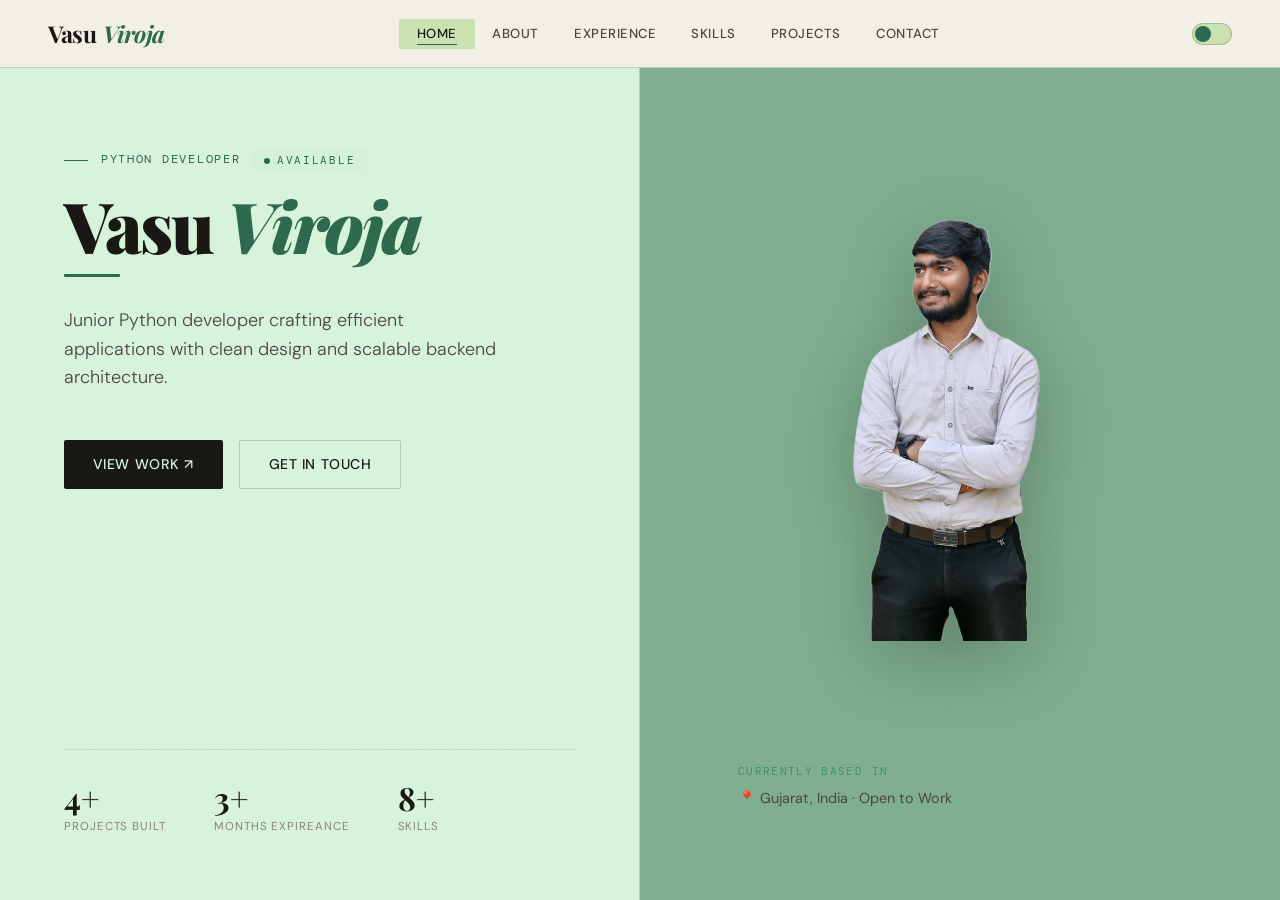
<file: index.html>
<!DOCTYPE html>
<html lang="en" data-theme="light">
  <head>
    <meta charset="UTF-8" />
    <meta name="viewport" content="width=device-width, initial-scale=1.0" />
    <title>Vasu Viroja — Portfolio</title>
    <meta http-equiv="refresh" content="0; url=home.html" />
    <script>
      window.location.replace("home.html");
    </script>
  </head>
  <body>
    <p>
      If you are not redirected automatically, open <a href="home.html">home.html</a>.
    </p>
  </body>
</html>
</file>
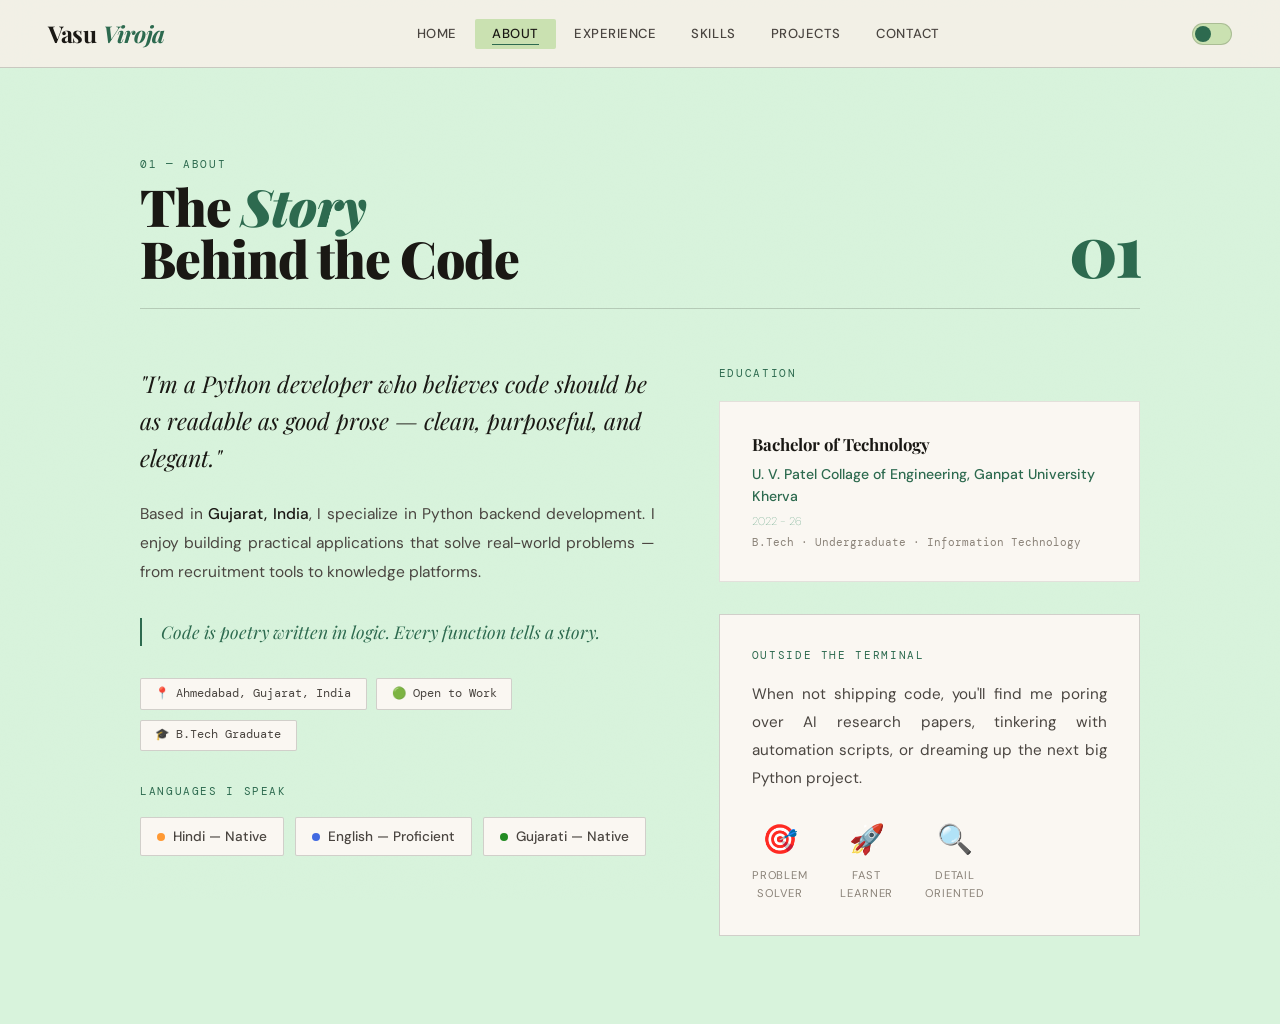
<file: about.html>
<!DOCTYPE html>
<html lang="en" data-theme="light">
  <head>
    <meta charset="UTF-8" />
    <meta name="viewport" content="width=device-width, initial-scale=1.0" />
    <title>Vasu Viroja — About</title>
    <link
      href="https://fonts.googleapis.com/css2?family=Playfair+Display:ital,wght@0,400;0,700;0,900;1,400&family=DM+Sans:ital,wght@0,300;0,400;0,500;1,300&family=DM+Mono:wght@400;500&display=swap"
      rel="stylesheet"
    />
    <link rel="stylesheet" href="portfolio.css" />
    <script defer src="portfolio.js"></script>
  </head>
  <body>
    <nav>
      <a class="nav-logo" href="home.html">Vasu<em>Viroja</em></a>
      <ul class="nav-links" id="navLinks">
        <li><a href="home.html">Home</a></li>
        <li><a href="about.html">About</a></li>
        <li><a href="experience.html">Experience</a></li>
        <li><a href="skills.html">Skills</a></li>
        <li><a href="projects.html">Projects</a></li>
        <li><a href="contact.html">Contact</a></li>
      </ul>
      <div class="nav-right">
        <button id="theme-btn" type="button" title="Toggle theme"></button>
        <div class="hamburger" id="hamburger" aria-label="Open menu">
          <span></span><span></span><span></span>
        </div>
      </div>
    </nav>

    <main class="page">
      <section class="section">
        <div class="section-top anim">
          <div>
            <div class="section-label">01 — About</div>
            <h2 class="section-title">The <em>Story</em><br />Behind the Code</h2>
          </div>
          <div class="section-num">01</div>
        </div>

        <div class="about-grid">
          <div class="anim d1">
            <p class="about-intro-text">
              "I'm a Python developer who believes code should be as readable as good prose — clean, purposeful, and elegant."
            </p>
            <p class="about-body" style="text-align: justify">
              Based in <strong>Gujarat, India</strong>, I specialize in Python backend development. I enjoy building practical applications that solve real-world problems — from recruitment tools to knowledge platforms.
            </p>
            <blockquote class="about-quote">
              Code is poetry written in logic. Every function tells a story.
            </blockquote>
            <div class="info-chips">
              <span class="chip">📍 Ahmedabad, Gujarat, India</span>
              <span class="chip">🟢 Open to Work</span>
              <!-- <span class="chip">🐍 Junior Developer</span> -->
              <span class="chip">🎓 B.Tech Graduate</span>
            </div>
            <div class="section-label" style="margin-bottom: 0.8rem">
              Languages I Speak
            </div>
            <div class="lang-tags">
              <div class="lang-tag">
                <div class="lang-dot" style="background: #ff9933"></div>
                Hindi — Native
              </div>
              <div class="lang-tag">
                <div class="lang-dot" style="background: #4169e1"></div>
                English — Proficient
              </div>
              <div class="lang-tag">
                <div class="lang-dot" style="background: #228b22"></div>
                Gujarati — Native
              </div>
            </div>
          </div>

          <div class="anim d2">
            <div class="section-label" style="margin-bottom: 1.2rem">Education</div>
            <div class="edu-stack">
              <div class="edu-card">
                <div class="edu-deg">Bachelor of Technology</div>
                <div class="edu-school">U. V. Patel Collage of Engineering, Ganpat University Kherva</div>
                <div class="edu-year">2022 - 26</div>
                <div class="edu-meta">B.Tech · Undergraduate · Information Technology</div>
              </div>
            </div>

            <div style="margin-top: 2rem; padding: 2rem; border: 1px solid var(--border2); background: var(--card)">
              <div class="section-label" style="margin-bottom: 1rem">Outside the Terminal</div>
              <div style="font-size: 0.95rem; color: var(--ink2); line-height: 1.85; text-align: justify">
                When not shipping code, you'll find me poring over AI research papers,
                tinkering with automation scripts, or dreaming up the next big Python project.
              </div>
              <div style="display: flex; gap: 2rem; margin-top: 1.5rem">
                <div style="text-align: center">
                  <div style="font-size: 1.8rem; margin-bottom: 0.3rem">🎯</div>
                  <div style="font-size: 0.7rem; color: var(--ink3); text-transform: uppercase; letter-spacing: 0.08em">
                    Problem<br />Solver
                  </div>
                </div>
                <div style="text-align: center">
                  <div style="font-size: 1.8rem; margin-bottom: 0.3rem">🚀</div>
                  <div style="font-size: 0.7rem; color: var(--ink3); text-transform: uppercase; letter-spacing: 0.08em">
                    Fast<br />Learner
                  </div>
                </div>
                <div style="text-align: center">
                  <div style="font-size: 1.8rem; margin-bottom: 0.3rem">🔍</div>
                  <div style="font-size: 0.7rem; color: var(--ink3); text-transform: uppercase; letter-spacing: 0.08em">
                    Detail<br />Oriented
                  </div>
                </div>
              </div>
            </div>
          </div>
        </div>
      </section>
    </main>
  </body>
</html>
</file>
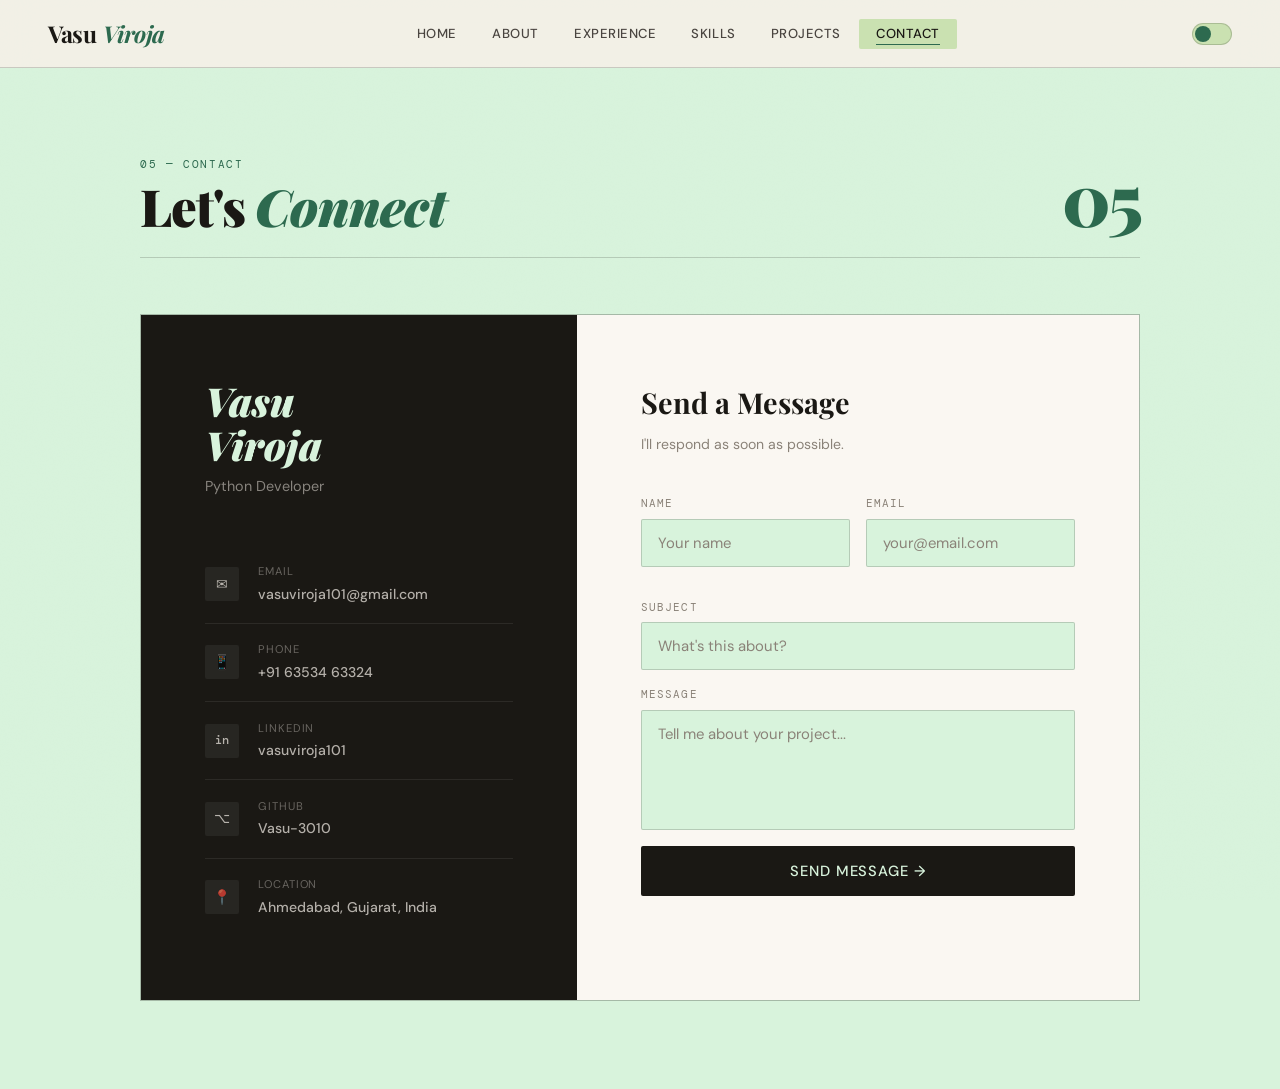
<file: contact.html>
<!DOCTYPE html>
<html lang="en" data-theme="light">
  <head>
    <meta charset="UTF-8" />
    <meta name="viewport" content="width=device-width, initial-scale=1.0" />
    <title>Vasu Viroja — Contact</title>
    <link
      href="https://fonts.googleapis.com/css2?family=Playfair+Display:ital,wght@0,400;0,700;0,900;1,400&family=DM+Sans:ital,wght@0,300;0,400;0,500;1,300&family=DM+Mono:wght@400;500&display=swap"
      rel="stylesheet"
    />
    <link rel="stylesheet" href="portfolio.css" />
    <script defer src="portfolio.js"></script>
  </head>
  <body>
    <nav>
      <a class="nav-logo" href="home.html">Vasu<em>Viroja</em></a>
      <ul class="nav-links" id="navLinks">
        <li><a href="home.html">Home</a></li>
        <li><a href="about.html">About</a></li>
        <li><a href="experience.html">Experience</a></li>
        <li><a href="skills.html">Skills</a></li>
        <li><a href="projects.html">Projects</a></li>
        <li><a href="contact.html">Contact</a></li>
      </ul>
      <div class="nav-right">
        <button id="theme-btn" type="button" title="Toggle theme"></button>
        <div class="hamburger" id="hamburger" aria-label="Open menu">
          <span></span><span></span><span></span>
        </div>
      </div>
    </nav>

    <main class="page">
      <section class="section">
        <div class="section-top anim">
          <div>
            <div class="section-label">05 — Contact</div>
            <h2 class="section-title">Let's <em>Connect</em></h2>
          </div>
          <div class="section-num">05</div>
        </div>

        <div class="contact-layout anim d1">
          <div class="contact-left">
            <div class="contact-name">Vasu<br />Viroja</div>
            <div class="contact-tagline">Python Developer</div>
            <div class="c-link-list">
              <a class="c-link" href="mailto:vasuviroja101@gmail.com">
                <div class="c-icon">✉</div>
                <div>
                  <div class="c-lbl">Email</div>
                  <div class="c-val">vasuviroja101@gmail.com</div>
                </div>
              </a>
              <a class="c-link" href="tel:+916353463324">
                <div class="c-icon">📱</div>
                <div>
                  <div class="c-lbl">Phone</div>
                  <div class="c-val">+91 63534 63324</div>
                </div>
              </a>
              <a class="c-link" href="https://linkedin.com/vasuviroja101" target="_blank" rel="noopener">
                <div class="c-icon" style="font-family: 'DM Mono', monospace; font-size: 0.75rem; font-weight: 500">in</div>
                <div>
                  <div class="c-lbl">LinkedIn</div>
                  <div class="c-val">vasuviroja101</div>
                </div>
              </a>
              <a class="c-link" href="https://github.com/Vasu-3010" target="_blank" rel="noopener">
                <div class="c-icon">⌥</div>
                <div>
                  <div class="c-lbl">GitHub</div>
                  <div class="c-val">Vasu-3010</div>
                </div>
              </a>
              <div class="c-link">
                <div class="c-icon">📍</div>
                <div>
                  <div class="c-lbl">Location</div>
                  <div class="c-val">Ahmedabad, Gujarat, India</div>
                </div>
              </div>
            </div>
          </div>

          <div class="contact-right">
            <div class="form-title">Send a Message</div>
            <div class="form-sub">I'll respond as soon as possible.</div>
            <div class="form-row">
              <div class="fg">
                <label class="fl" for="c-name">Name</label>
                <input class="fi" type="text" placeholder="Your name" id="c-name" />
              </div>
              <div class="fg">
                <label class="fl" for="c-email">Email</label>
                <input class="fi" type="email" placeholder="your@email.com" id="c-email" />
              </div>
            </div>
            <div class="fg">
              <label class="fl" for="c-subject">Subject</label>
              <input class="fi" type="text" placeholder="What's this about?" id="c-subject" />
            </div>
            <div class="fg">
              <label class="fl" for="c-message">Message</label>
              <textarea class="fta" placeholder="Tell me about your project..." id="c-message"></textarea>
            </div>
            <button class="form-btn" id="sendMessageBtn" type="button">Send Message →</button>
          </div>
        </div>
      </section>
    </main>

    <div class="toast" id="toast"><span id="toast-icon">✓</span><span id="toast-msg"></span></div>
  </body>
</html>
</file>
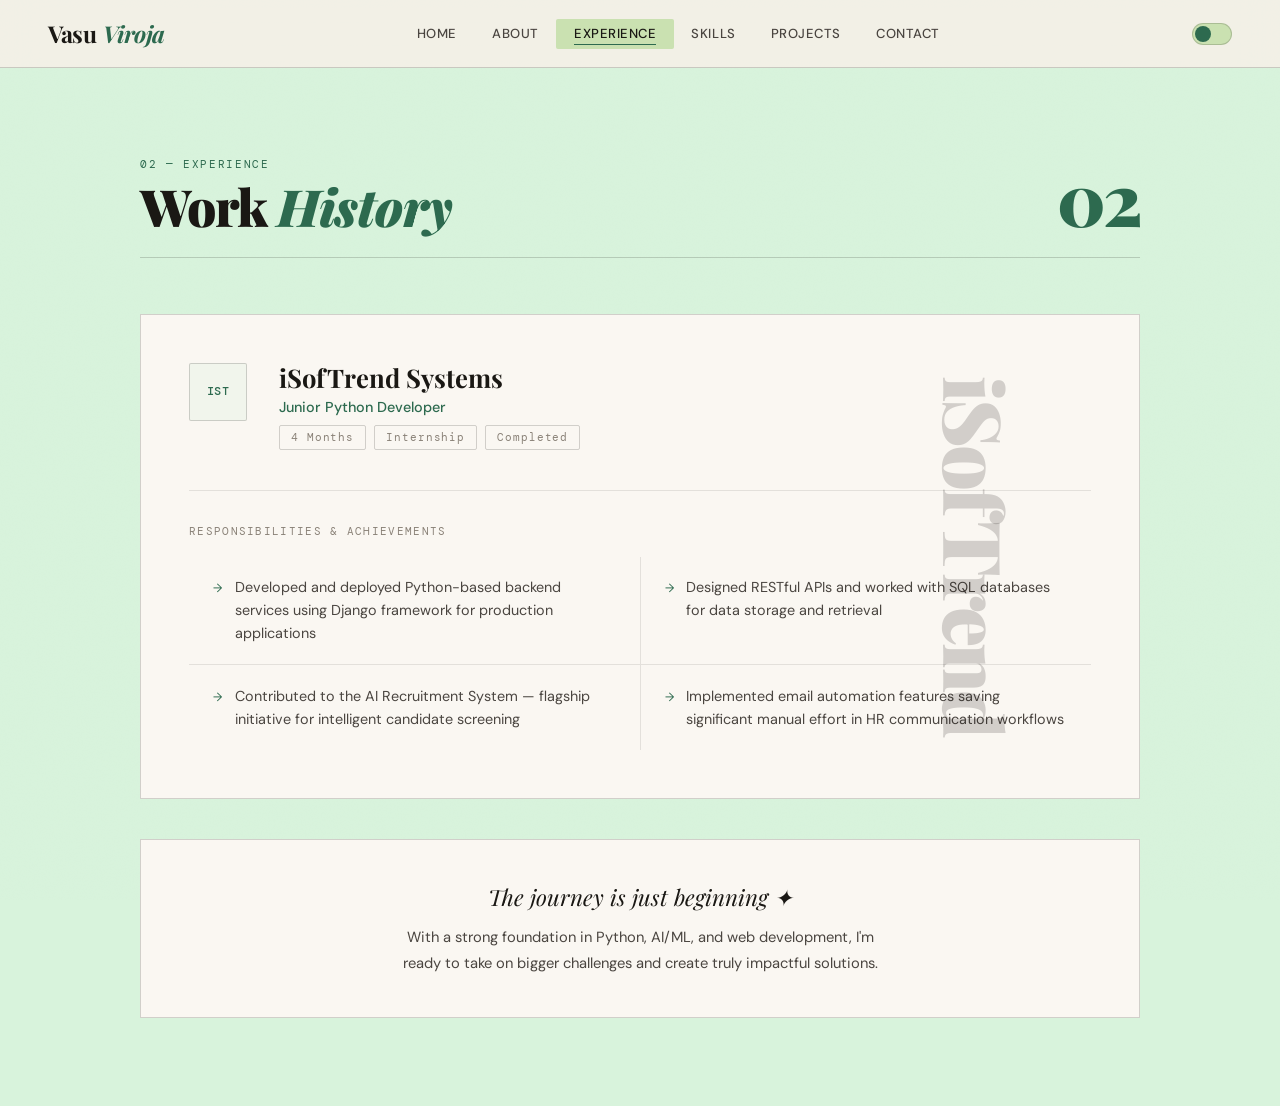
<file: experience.html>
<!DOCTYPE html>
<html lang="en" data-theme="light">
  <head>
    <meta charset="UTF-8" />
    <meta name="viewport" content="width=device-width, initial-scale=1.0" />
    <title>Vasu Viroja — Experience</title>
    <link
      href="https://fonts.googleapis.com/css2?family=Playfair+Display:ital,wght@0,400;0,700;0,900;1,400&family=DM+Sans:ital,wght@0,300;0,400;0,500;1,300&family=DM+Mono:wght@400;500&display=swap"
      rel="stylesheet"
    />
    <link rel="stylesheet" href="portfolio.css" />
    <script defer src="portfolio.js"></script>
  </head>
  <body>
    <nav>
      <a class="nav-logo" href="home.html">Vasu<em>Viroja</em></a>
      <ul class="nav-links" id="navLinks">
        <li><a href="home.html">Home</a></li>
        <li><a href="about.html">About</a></li>
        <li><a href="experience.html">Experience</a></li>
        <li><a href="skills.html">Skills</a></li>
        <li><a href="projects.html">Projects</a></li>
        <li><a href="contact.html">Contact</a></li>
      </ul>
      <div class="nav-right">
        <button id="theme-btn" type="button" title="Toggle theme"></button>
        <div class="hamburger" id="hamburger" aria-label="Open menu">
          <span></span><span></span><span></span>
        </div>
      </div>
    </nav>

    <main class="page">
      <section class="section">
        <div class="section-top anim">
          <div>
            <div class="section-label">02 — Experience</div>
            <h2 class="section-title">Work <em>History</em></h2>
          </div>
          <div class="section-num">02</div>
        </div>

        <div class="exp-wrapper anim d1">
          <div class="exp-header">
            <div class="exp-logo">IST</div>
            <div>
              <div class="exp-co">iSofTrend Systems</div>
              <div class="exp-role">Junior Python Developer</div>
              <div class="exp-badges">
                <span class="exp-badge">4 Months</span>
                <span class="exp-badge">Internship</span>
                <span class="exp-badge">Completed</span>
              </div>
            </div>
          </div>
          <hr class="exp-divider" />
          <div class="resp-label">Responsibilities &amp; Achievements</div>
          <div class="resp-grid">
            <div class="resp-item">
              <span class="resp-arrow">→</span>Developed and deployed Python-based backend
              services using Django framework for production applications
            </div>
            <div class="resp-item">
              <span class="resp-arrow">→</span>Designed RESTful APIs and worked with SQL
              databases for data storage and retrieval
            </div>
            <div class="resp-item">
              <span class="resp-arrow">→</span>Contributed to the AI Recruitment System —
              flagship initiative for intelligent candidate screening
            </div>
            <div class="resp-item">
              <span class="resp-arrow">→</span>Implemented email automation features saving
              significant manual effort in HR communication workflows
            </div>
          </div>
        </div>

        <div
          style="margin-top: 2.5rem; padding: 2.5rem; border: 1px solid var(--border2); background: var(--card); text-align: center"
          class="anim d2"
        >
          <div
            style="font-family: 'Playfair Display', serif; font-size: 1.4rem; font-style: italic; color: var(--ink); margin-bottom: 0.6rem"
          >
            The journey is just beginning ✦
          </div>
          <div style="font-size: 0.92rem; color: var(--ink2); line-height: 1.75; max-width: 500px; margin: 0 auto">
            With a strong foundation in Python, AI/ML, and web development, I'm
            ready to take on bigger challenges and create truly impactful solutions.
          </div>
        </div>
      </section>
    </main>
  </body>
</html>
</file>
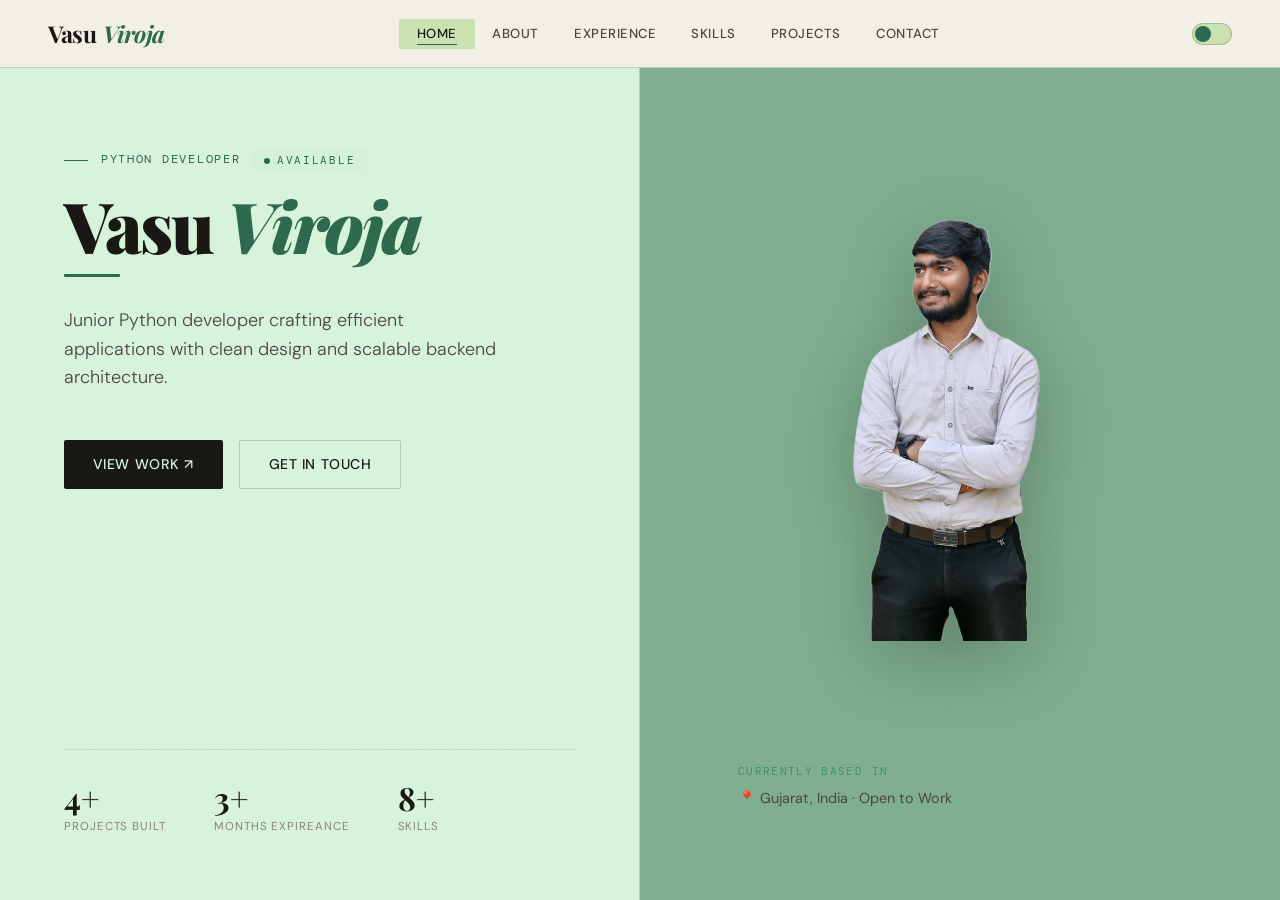
<file: home.html>
<!DOCTYPE html>
<html lang="en" data-theme="light">
  <head>
    <meta charset="UTF-8" />
    <meta name="viewport" content="width=device-width, initial-scale=1.0" />
    <title>Vasu Viroja — Home</title>
    <link
      href="https://fonts.googleapis.com/css2?family=Playfair+Display:ital,wght@0,400;0,700;0,900;1,400&family=DM+Sans:ital,wght@0,300;0,400;0,500;1,300&family=DM+Mono:wght@400;500&display=swap"
      rel="stylesheet"
    />
    <link rel="stylesheet" href="portfolio.css" />
    <script defer src="portfolio.js"></script>
  </head>
  <body>
    <nav>
      <a class="nav-logo" href="home.html">Vasu<em>Viroja</em></a>
      <ul class="nav-links" id="navLinks">
        <li><a href="home.html">Home</a></li>
        <li><a href="about.html">About</a></li>
        <li><a href="experience.html">Experience</a></li>
        <li><a href="skills.html">Skills</a></li>
        <li><a href="projects.html">Projects</a></li>
        <li><a href="contact.html">Contact</a></li>
      </ul>
      <div class="nav-right">
        <button id="theme-btn" type="button" title="Toggle theme"></button>
        <div class="hamburger" id="hamburger" aria-label="Open menu">
          <span></span><span></span><span></span>
        </div>
      </div>
    </nav>

    <main class="page">
      <section class="home-layout">
        <div class="home-left">
          <div>
            <div class="hero-eyebrow anim">
              Python Developer<span class="available-dot">Available</span>
            </div>
            <h1 class="hero-title anim d1">
              Vasu <em>Viroja</em><span class="rule"></span>
            </h1>
            <p class="hero-sub anim d2" style="font-family: 'DM Sans', sans-serif; font-weight: 300; font-size: 1.125rem; line-height: 1.6;">Junior Python developer crafting efficient applications with clean design and scalable backend architecture.</p>

            <div class="hero-actions anim d3">
              <a class="btn btn-primary" href="projects.html">View Work ↗</a>
              <a class="btn btn-ghost" href="contact.html">Get In Touch</a>
            </div>
          </div>
          <div class="home-bottom anim d4">
            <div class="stat-row">
              <div>
                <div class="stat-n">4+</div>
                <div class="stat-l">Projects Built</div>
              </div>
              <div>
                <div class="stat-n">3+</div>
                <div class="stat-l">Months Expireance</div>
              </div>
              <div>
                <div class="stat-n">8+</div>
                <div class="stat-l">Skills</div>
              </div>
            </div>
          </div>
        </div>

        <div class="home-right">
          <div class="home-photo">
            <img
              src="vasu.png"
              alt="Vasu Viroja"
              onerror="this.style.display='none';document.getElementById('photo-ph').style.display='flex'"
            />
            <div class="home-photo-placeholder" id="photo-ph" style="display: none">
              🧑‍💻
            </div>
          </div>
          <div class="home-right-footer anim d2">
            <div class="eyebrow">Currently based in</div>
            <div class="location">📍 Gujarat, India · Open to Work</div>
          </div>
        </div>
      </section>
    </main>
  </body>
</html>
</file>
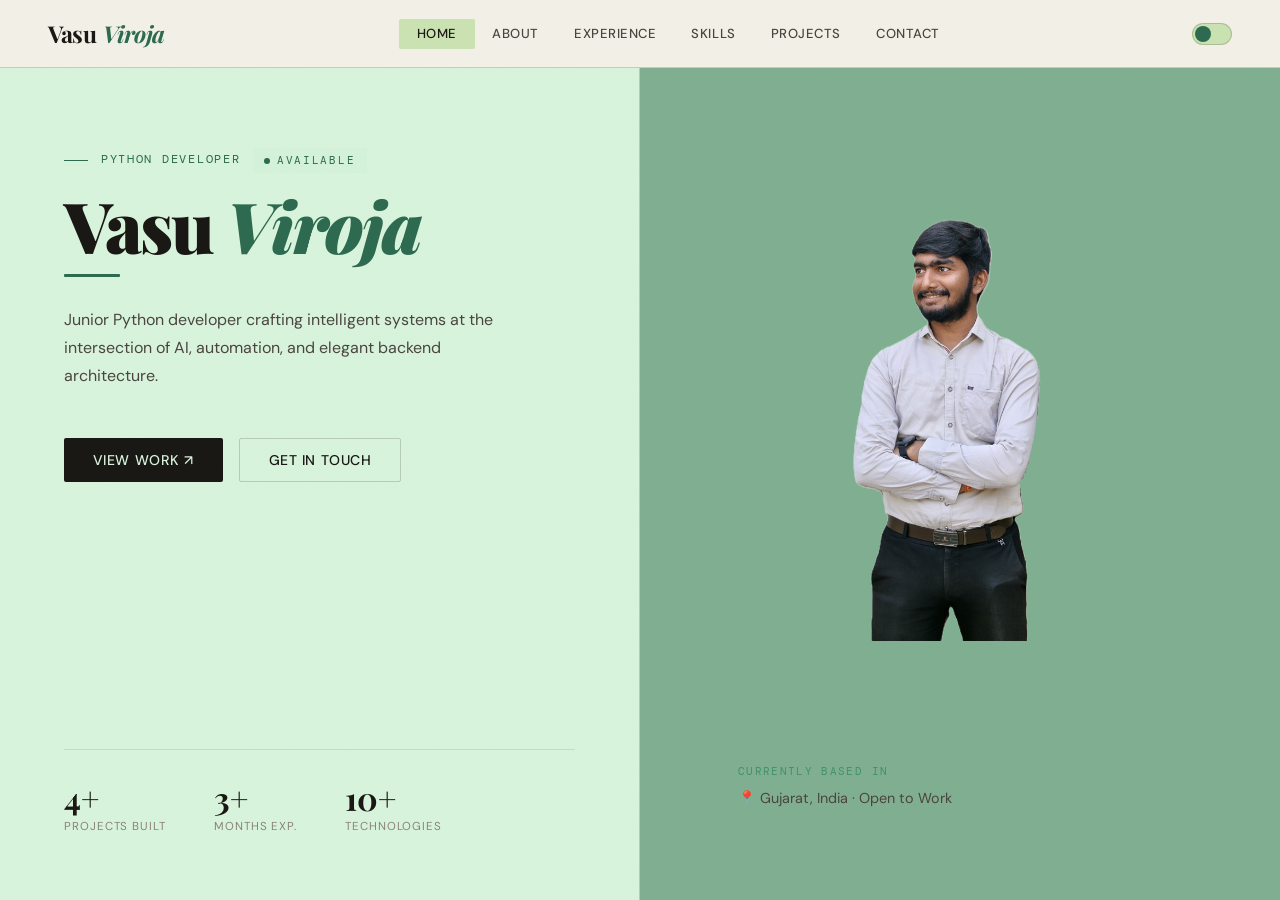
<file: index2.html>
<!DOCTYPE html>
<html lang="en" data-theme="light">
<head>
<meta charset="UTF-8">
<meta name="viewport" content="width=device-width, initial-scale=1.0">
<title>Vasu Viroja — Portfolio</title>
<link href="https://fonts.googleapis.com/css2?family=Playfair+Display:ital,wght@0,400;0,700;0,900;1,400&family=DM+Sans:ital,wght@0,300;0,400;0,500;1,300&family=DM+Mono:wght@400;500&display=swap" rel="stylesheet">
<style>
/* ── TOKENS ─────────────────────────────────────────── */
:root {
  --ink:     #1a1814;
  --ink2:    #4a4540;
  --ink3:    #8a8278;
  --paper:   #d8f3dc;
  --paper2:  #80ae90;
  --paper3:  #cae1b1;
  --card:    #faf7f2;
  --green:   #2d6a4f;
  --green2:  #40916c;
  --green3:  #b7e4c722;
  --amber:   #c07c2a;
  --border:  rgba(26,24,20,.1);
  --border2: rgba(26,24,20,.18);
  --shadow:  0 4px 24px rgba(26,24,20,.09);
  --shadow2: 0 16px 60px rgba(26,24,20,.14);
  --r:       4px;
  --nav-h:   68px;
}

[data-theme="dark"] {
  --ink:     #f0ece2;
  --ink2:    #b5ae9e;
  --ink3:    #6e6558;
  --paper:   #141210;
  --paper2:  #1c1916;
  --paper3:  #252018;
  --card:    #1a1712;
  --green:   #52b788;
  --green2:  #74c69d;
  --green3:  #1b433222;
  --amber:   #e0a041;
  --border:  rgba(240,236,226,.08);
  --border2: rgba(240,236,226,.15);
  --shadow:  0 4px 24px rgba(0,0,0,.3);
  --shadow2: 0 16px 60px rgba(0,0,0,.4);
}

/* ── RESET ──────────────────────────────────────────── */
*,*::before,*::after { box-sizing:border-box; margin:0; padding:0 }
html { scroll-behavior:smooth }
body {
  font-family:'DM Sans',sans-serif;
  background:var(--paper);
  color:var(--ink);
  min-height:100vh;
  overflow-x:hidden;
  transition:background .35s,color .35s;
  line-height:1.6;
}
body::before {
  content:''; position:fixed; inset:0; z-index:0; pointer-events:none;
  background-image:url("data:image/svg+xml,%3Csvg xmlns='http://www.w3.org/2000/svg' width='300' height='300'%3E%3Cfilter id='n'%3E%3CfeTurbulence type='fractalNoise' baseFrequency='0.75' numOctaves='4' stitchTiles='stitch'/%3E%3C/filter%3E%3Crect width='100%25' height='100%25' filter='url(%23n)' opacity='0.025'/%3E%3C/svg%3E");
  opacity:.5;
}

/* ── NAV ────────────────────────────────────────────── */
nav {
  position:fixed; top:0; left:0; right:0; z-index:1000;
  height:var(--nav-h);
  background:rgba(245,240,232,.88);
  backdrop-filter:blur(16px);
  border-bottom:1px solid var(--border2);
  display:flex; align-items:center; justify-content:space-between;
  padding:0 3rem;
  transition:background .35s;
}
[data-theme="dark"] nav { background:rgba(20,18,16,.88) }

.nav-logo {
  font-family:'Playfair Display',serif;
  font-size:1.45rem; font-weight:700;
  color:var(--ink); text-decoration:none;
  letter-spacing:-.02em; cursor:pointer;
  display:flex; align-items:center; gap:.4rem;
}
.nav-logo em { font-style:italic; color:var(--green) }
.nav-logo sup {
  font-family:'DM Mono',monospace;
  font-size:.55rem; font-weight:400;
  color:var(--ink3); letter-spacing:.08em;
  vertical-align:super; margin-left:.1rem;
}

.nav-links { display:flex; list-style:none }
.nav-links a {
  color:var(--ink2); text-decoration:none;
  font-size:.82rem; font-weight:500;
  letter-spacing:.04em; text-transform:uppercase;
  padding:.4rem 1.1rem; border-radius:2px;
  transition:color .2s, background .2s; cursor:pointer;
}
.nav-links a:hover,
.nav-links a.active { color:var(--ink); background:var(--paper3) }

.nav-right { display:flex; align-items:center; gap:.8rem }
#theme-btn {
  width:40px; height:22px;
  background:var(--paper3);
  border:1.5px solid var(--border2);
  border-radius:50px; cursor:pointer;
  position:relative; transition:all .3s;
}
#theme-btn::after {
  content:''; position:absolute; top:2px; left:2px;
  width:16px; height:16px; border-radius:50%;
  background:var(--green); transition:transform .3s;
}
[data-theme="dark"] #theme-btn::after { transform:translateX(18px) }

.hamburger { display:none; flex-direction:column; gap:4px; cursor:pointer; padding:6px }
.hamburger span { width:22px; height:1.5px; background:var(--ink); border-radius:2px; transition:.3s }

/* ── PAGE SYSTEM ────────────────────────────────────── */
.page { display:none; min-height:100vh; padding-top:var(--nav-h); position:relative; z-index:1 }
.page.active { display:block }
#home { display:none }
#home.active { display:flex; align-items:stretch }

/* ── HOME ───────────────────────────────────────────── */
.home-layout {
  display:grid; grid-template-columns:1fr 1fr;
  min-height:calc(100vh - var(--nav-h)); width:100%;
}
.home-left {
  padding:5rem 4rem 4rem;
  display:flex; flex-direction:column; justify-content:space-between;
  border-right:1px solid var(--border2);
}
.home-right {
  position:relative; overflow:hidden;
  background:var(--paper2);
  display:flex; flex-direction:column; justify-content:flex-end;
}

.home-photo { position:absolute; justify-content:center; align-items:center; top:-200px; left:0; right:0; bottom:0; display:flex; z-index:100 }
.home-photo img {
  width:65%; height:auto; object-fit:contain;
  display:block;  mix-blend-mode:multiply;
  margin-top: -40px;
}


[data-theme="dark"] .home-photo img { mix-blend-mode:luminosity; opacity:.6 }
.home-photo-placeholder {
  width:100%; height:100%;
  display:flex; align-items:center; justify-content:center; font-size:8rem;
}
.home-right-footer {
  position:absolute; z-index:100; padding:2.5rem 3rem; bottom:50px; left: 50px; right: 50px;
  background:linear-gradient(to top, var(--paper2) 60%, transparent);
}
.home-right-footer .eyebrow {
  font-family:'DM Mono',monospace;
  font-size:.7rem; letter-spacing:.12em; color:var(--green2);
  text-transform:uppercase; margin-bottom:.4rem;
}
.home-right-footer .location { font-size:.9rem; color:var(--ink2) }

.hero-eyebrow {
  font-family:'DM Mono',monospace;
  font-size:.72rem; letter-spacing:.15em;
  color:var(--green); text-transform:uppercase;
  margin-bottom:1.2rem;
  display:flex; align-items:center; gap:.8rem;
}
.hero-eyebrow::before { content:''; width:24px; height:1px; background:var(--green) }
.available-dot {
  display:inline-flex; align-items:center; gap:.4rem;
  padding:.25rem .7rem; border-radius:2px;
  background:var(--green3); color:var(--green); font-size:.68rem;
}
.available-dot::before {
  content:''; width:6px; height:6px; border-radius:50%; background:var(--green);
  animation:pulse-dot 2s ease-in-out infinite;
}
@keyframes pulse-dot { 0%,100%{opacity:1;transform:scale(1)} 50%{opacity:.5;transform:scale(.7)} }

.hero-title {
  font-family:'Playfair Display',serif;
  font-size:clamp(3rem,5.5vw,5.8rem); font-weight:900;
  line-height:.93; letter-spacing:-.03em;
  margin-bottom:1.8rem; color:var(--ink);
}
.hero-title em { font-style:italic; color:var(--green) }
.hero-title .rule {
  display:block; width:56px; height:3px;
  background:var(--green); margin:1rem 0; border-radius:1px;
}
.hero-sub { font-size:1rem; color:var(--ink2); line-height:1.75; max-width:440px; margin-bottom:3rem }

.hero-actions { display:flex; gap:1rem; flex-wrap:wrap }
.btn {
  display:inline-flex; align-items:center; gap:.5rem;
  padding:.75rem 1.8rem; border-radius:2px;
  font-family:'DM Sans',sans-serif;
  font-size:.88rem; font-weight:500;
  letter-spacing:.04em; text-transform:uppercase;
  cursor:pointer; border:none; text-decoration:none;
  transition:all .22s;
}
.btn-primary { background:var(--ink); color:var(--paper) }
.btn-primary:hover { background:var(--green); color:#fff; transform:translateY(-2px) }
.btn-ghost { background:transparent; color:var(--ink); border:1.5px solid var(--border2) }
.btn-ghost:hover { background:var(--green); transform:translateY(-2px) }

.home-bottom {
  display:flex; align-items:center; justify-content:space-between;
  padding-top:2rem; border-top:1px solid var(--border);
}
.stat-row { display:flex; gap:3rem }
.stat-n { font-family:'Playfair Display',serif; font-size:2rem; font-weight:700; line-height:1; color:var(--ink) }
.stat-l { font-size:.72rem; color:var(--ink3); text-transform:uppercase; letter-spacing:.08em; margin-top:.2rem }
.scroll-cue {
  font-size:.72rem; color:var(--ink3); letter-spacing:.08em; text-transform:uppercase;
  display:flex; align-items:center; gap:.5rem;
}
.scroll-cue::after { content:'↓'; font-size:1rem }

/* ── SECTION ─────────────────────────────────────────── */
.section { max-width:1080px; margin:0 auto; padding:5.5rem 2.5rem }
.section-top {
  display:flex; align-items:flex-end; justify-content:space-between;
  margin-bottom:3.5rem; padding-bottom:1.5rem;
  border-bottom:1px solid var(--border2);
}
.section-label {
  font-family:'DM Mono',monospace;
  font-size:.68rem; letter-spacing:.15em;
  color:var(--green); text-transform:uppercase; margin-bottom:.5rem;
}
.section-title {
  font-family:'Playfair Display',serif;
  font-size:clamp(2.2rem,4vw,3.4rem); font-weight:900;
  line-height:1; letter-spacing:-.02em; color:var(--ink);
}
.section-title em { font-style:italic; color:var(--green) }
.section-num {
  font-family:'Playfair Display',serif;
  font-size:4.5rem; font-weight:900; color:var(--green);
  line-height:1; letter-spacing:-.04em; user-select:none;
}

/* ── ABOUT ───────────────────────────────────────────── */
.about-grid { display:grid; grid-template-columns:1.1fr .9fr; gap:4rem; align-items:start }
.about-intro-text {
  font-family:'Playfair Display',serif;
  font-size:1.45rem; font-weight:400; font-style:italic;
  line-height:1.6; color:var(--ink); margin-bottom:1.5rem;
}
.about-body { font-size:.97rem; color:var(--ink2); line-height:1.85; margin-bottom:2rem }
.about-body strong { color:var(--ink); font-weight:500 }
.about-quote {
  font-family:'Playfair Display',serif;
  font-size:1.1rem; font-style:italic; color:var(--green); line-height:1.6;
  padding-left:1.2rem; border-left:2px solid var(--green); margin-bottom:2rem;
}
.info-chips { display:flex; gap:.6rem; flex-wrap:wrap; margin-bottom:2rem }
.chip {
  padding:.35rem .9rem; border:1px solid var(--border2); border-radius:2px;
  font-family:'DM Mono',monospace; font-size:.72rem; color:var(--ink2);
  background:var(--card); transition:all .2s;
}
.chip:hover { border-color:var(--green); color:var(--green) }
.lang-tags { display:flex; gap:.7rem; flex-wrap:wrap; margin-top:1rem }
.lang-tag {
  display:flex; align-items:center; gap:.5rem;
  padding:.5rem 1rem; border:1px solid var(--border2);
  border-radius:2px; background:var(--card);
  font-size:.85rem; font-weight:500; color:var(--ink2);
}
.lang-dot { width:8px; height:8px; border-radius:50% }

.edu-stack { display:flex; flex-direction:column; gap:1px }
.edu-card {
  background:var(--card); border:1px solid var(--border);
  padding:1.8rem 2rem; transition:all .25s; cursor:default; position:relative;
}
.edu-card::before {
  content:''; position:absolute; left:0; top:0; bottom:0;
  width:2px; background:transparent; transition:background .25s;
}
.edu-card:hover { background:var(--paper2) }
.edu-card:hover::before { background:var(--green) }
.edu-deg { font-family:'Playfair Display',serif; font-size:1.05rem; font-weight:700; color:var(--ink); margin-bottom:.3rem }
.edu-school { font-size:.88rem; color:var(--green); font-weight:500; margin-bottom:.3rem }
.edu-year { font-size:.70rem; color:var(--green2); font-weight:100; margin-bottom:.2rem }

.edu-meta { font-family:'DM Mono',monospace; font-size:.7rem; color:var(--ink3) }

/* ── EXPERIENCE ──────────────────────────────────────── */
.exp-wrapper {
  background:var(--card); border:1px solid var(--border2);
  padding:3rem; position:relative; overflow:hidden;
}
.exp-wrapper::after {
  content:'iSoftrend'; position:absolute; right:-1rem; top:50%;
  transform:translateY(-50%) rotate(90deg);
  font-family:'Playfair Display',serif; font-size:5rem; font-weight:900;
  color:var(--border2); letter-spacing:-.04em; pointer-events:none;
  user-select:none; white-space:nowrap;
}
.exp-header { display:flex; align-items:flex-start; gap:2rem; margin-bottom:2.5rem }
.exp-logo {
  width:58px; height:58px; flex-shrink:0;
  border:1.5px solid var(--border2); border-radius:2px;
  display:flex; align-items:center; justify-content:center;
  font-family:'DM Mono',monospace; font-size:.75rem; font-weight:500;
  color:var(--green); background:var(--green3); letter-spacing:.05em;
}
.exp-co { font-family:'Playfair Display',serif; font-size:1.6rem; font-weight:700; line-height:1.1; margin-bottom:.3rem }
.exp-role { font-size:.9rem; color:var(--green); font-weight:500; margin-bottom:.4rem }
.exp-badges { display:flex; gap:.5rem; flex-wrap:wrap }
.exp-badge {
  font-family:'DM Mono',monospace; font-size:.67rem; letter-spacing:.08em;
  padding:.2rem .7rem; border:1px solid var(--border2); border-radius:2px; color:var(--ink3);
}
.exp-divider { border:none; border-top:1px solid var(--border); margin:0 0 2rem }
.resp-label {
  font-family:'DM Mono',monospace; font-size:.68rem; letter-spacing:.12em;
  color:var(--ink3); text-transform:uppercase; margin-bottom:1rem;
}
.resp-grid { display:grid; grid-template-columns:1fr 1fr; gap:1px; background:var(--border) }
.resp-item {
  background:var(--card); padding:1.2rem 1.5rem;
  font-size:.9rem; color:var(--ink2); line-height:1.6;
  display:flex; gap:.8rem; align-items:flex-start; transition:background .2s;
}
.resp-item:hover { background:var(--paper2) }
.resp-arrow { color:var(--green); font-size:.75rem; flex-shrink:0; margin-top:3px }

/* ── SKILLS ──────────────────────────────────────────── */
.skills-tabs { display:flex; margin-bottom:2.5rem; border:1px solid var(--border2); width:fit-content }
.s-tab {
  padding:.55rem 1.3rem; background:transparent; border:none;
  color:var(--ink3); cursor:pointer; transition:all .2s;
  border-right:1px solid var(--border2);
  font-family:'DM Sans',sans-serif; font-size:.8rem; font-weight:400;
}
.s-tab:last-child { border-right:none }
.s-tab.active, .s-tab:hover { background:var(--ink); color:var(--paper) }

.skills-grid { display:grid; grid-template-columns:repeat(auto-fill,minmax(160px,1fr)); gap:1px; background:var(--border) }
.skill-card {
  background:var(--card); padding:1.8rem 1.5rem; cursor:pointer;
  transition:background .22s; display:flex; flex-direction:column; gap:.6rem;
}
.skill-card:hover { background:var(--paper2) }
.skill-icon { font-size:2rem; line-height:1 }
.skill-name { font-size:.9rem; font-weight:500; color:var(--ink) }
.skill-bar-bg { height:2px; background:var(--border2); border-radius:1px; overflow:hidden }
.skill-bar { height:100%; background:var(--green); width:0; transition:width 1s ease; border-radius:1px }
.skill-pct { font-family:'DM Mono',monospace; font-size:.65rem; color:var(--ink3) }

/* ── PROJECTS ────────────────────────────────────────── */
.proj-grid { display:grid; grid-template-columns:1fr 1fr; gap:1px; background:var(--border) }
.proj-card {
  background:var(--card); padding:2.5rem;
  display:flex; flex-direction:column; cursor:pointer;
  transition:background .25s, transform .25s, box-shadow .25s;
  position:relative; overflow:hidden;
}
.proj-card:hover {
  background:var(--paper2);
  transform:translateY(-4px);
  box-shadow:var(--shadow2);
}
.proj-card:hover .proj-arrow { transform:rotate(45deg) }
.proj-num { font-family:'Playfair Display',serif; font-size:.8rem; font-weight:700; color:var(--ink3); margin-bottom:1.5rem; font-style:italic }
.proj-icon { font-size:2.5rem; margin-bottom:1rem }
.proj-name { font-family:'Playfair Display',serif; font-size:1.35rem; font-weight:700; line-height:1.2; margin-bottom:.8rem; color:var(--ink) }
.proj-desc { font-size:.88rem; color:var(--ink2); line-height:1.72; flex:1; margin-bottom:1.5rem }
.proj-tags { display:flex; gap:.4rem; flex-wrap:wrap; margin-bottom:1.5rem }
.proj-tag {
  font-family:'DM Mono',monospace; font-size:.65rem; letter-spacing:.08em;
  padding:.2rem .6rem; border:1px solid var(--border2); border-radius:2px; color:var(--ink3);
}
.proj-footer { display:flex; justify-content:space-between; align-items:center; border-top:1px solid var(--border); padding-top:1rem }
.proj-tech { display:flex; gap:.3rem }
.tech-tag { font-family:'DM Mono',monospace; font-size:.65rem; color:var(--green); padding:.15rem .5rem; background:var(--green3); border-radius:2px }
.proj-arrow {
  width:32px; height:32px; border:1.5px solid var(--border2); border-radius:2px;
  display:flex; align-items:center; justify-content:center;
  font-size:.9rem; transition:transform .25s, border-color .25s;
  text-decoration:none; color:var(--ink);
}
.proj-arrow:hover { border-color:var(--green); color:var(--green) }

/* ── CONTACT ─────────────────────────────────────────── */
.contact-layout { display:grid; grid-template-columns:1fr 1fr; background:var(--border); border:1px solid var(--border2) }
.contact-left { background:var(--ink); color:var(--paper); padding:4rem }
[data-theme="dark"] .contact-left { background:var(--paper3) }
.contact-name {
  font-family:'Playfair Display',serif;
  font-size:2.5rem; font-weight:900; font-style:italic;
  margin-bottom:.5rem; color:var(--paper); line-height:1.1;
}
[data-theme="dark"] .contact-name { color:var(--ink) }
.contact-tagline { font-size:.9rem; color:rgba(245,240,232,.5); margin-bottom:3rem }
[data-theme="dark"] .contact-tagline { color:var(--ink2) }
.c-link-list { display:flex; flex-direction:column }
.c-link {
  display:flex; align-items:center; gap:1.2rem;
  padding:1.1rem 0;
  border-bottom:1px solid rgba(255,255,255,.08);
  text-decoration:none; color:rgba(245,240,232,.7); transition:color .2s;
}
[data-theme="dark"] .c-link { border-bottom-color:var(--border); color:var(--ink2) }
.c-link:hover { color:var(--paper) }
[data-theme="dark"] .c-link:hover { color:var(--ink) }
.c-link:last-child { border-bottom:none }
.c-icon {
  width:34px; height:34px; border-radius:2px;
  background:rgba(255,255,255,.06);
  display:flex; align-items:center; justify-content:center;
  font-size:.9rem; flex-shrink:0;
}
[data-theme="dark"] .c-icon { background:var(--border) }
.c-lbl { font-size:.7rem; opacity:.5; text-transform:uppercase; letter-spacing:.08em; margin-bottom:.1rem }
.c-val { font-size:.88rem; font-weight:500 }
.contact-right { background:var(--card); padding:4rem }
.form-title { font-family:'Playfair Display',serif; font-size:1.8rem; font-weight:700; margin-bottom:.5rem; color:var(--ink) }
.form-sub { font-size:.88rem; color:var(--ink3); margin-bottom:2.5rem }
.form-row { display:grid; grid-template-columns:1fr 1fr; gap:1rem; margin-bottom:1rem }
.fg { display:flex; flex-direction:column; gap:.4rem; margin-bottom:1rem }
.fl { font-family:'DM Mono',monospace; font-size:.68rem; letter-spacing:.1em; text-transform:uppercase; color:var(--ink3) }
.fi, .fta {
  padding:.8rem 1rem; background:var(--paper); border:1.5px solid var(--border2);
  border-radius:2px; color:var(--ink);
  font-family:'DM Sans',sans-serif; font-size:.93rem;
  transition:border-color .2s; outline:none; resize:none;
}
.fi:focus, .fta:focus { border-color:var(--green) }
.fi::placeholder, .fta::placeholder { color:var(--ink3) }
.fta { height:120px }
.form-btn {
  width:100%; padding:.95rem; background:var(--ink); color:var(--paper);
  border:none; border-radius:2px; font-family:'DM Sans',sans-serif;
  font-size:.92rem; font-weight:500; letter-spacing:.06em; text-transform:uppercase;
  cursor:pointer; transition:all .25s;
}
.form-btn:hover { background:var(--green); transform:translateY(-1px) }

/* ── TOAST ───────────────────────────────────────────── */
.toast {
  position:fixed; bottom:2rem; right:2rem; z-index:9999;
  background:var(--ink); color:var(--paper);
  padding:1rem 1.5rem; border-radius:2px;
  font-size:.88rem; display:flex; align-items:center; gap:.7rem;
  box-shadow:var(--shadow2);
  transform:translateY(80px); opacity:0;
  transition:all .35s cubic-bezier(.22,1,.36,1);
}
.toast.show { transform:translateY(0); opacity:1 }

/* ── ANIMATIONS ──────────────────────────────────────── */
.anim { opacity:0; transform:translateY(24px); transition:opacity .55s ease, transform .55s ease }
.anim.in { opacity:1; transform:translateY(0) }
.d1{transition-delay:.1s}.d2{transition-delay:.18s}.d3{transition-delay:.26s}.d4{transition-delay:.34s}

/* ── RESPONSIVE ──────────────────────────────────────── */
@media(max-width:960px){
  nav{padding:0 1.5rem}
  .nav-links{display:none;flex-direction:column;position:fixed;top:var(--nav-h);left:0;right:0;background:var(--paper2);border-bottom:1px solid var(--border2);padding:1.2rem;z-index:999}
  .nav-links.open{display:flex}
  .hamburger{display:flex}
  .home-layout{grid-template-columns:1fr}
  .home-right{display:none}
  .about-grid,.contact-layout{grid-template-columns:1fr}
  .proj-grid{grid-template-columns:1fr}
  .resp-grid{grid-template-columns:1fr}
  .section{padding:3.5rem 1.5rem}
}
@media(max-width:600px){
  .hero-title{font-size:2.8rem}
  .hero-actions{flex-direction:column}
  .form-row{grid-template-columns:1fr}
  .section-top{flex-direction:column;align-items:flex-start;gap:.5rem}
  .section-num{display:none}
}
</style>
</head>
<body>

<nav>
  <!-- <div class="nav-logo" onclick="showPage('home')">Vasu<em>Viroja</em><sup>©2025</sup></div> -->
  <div class="nav-logo" onclick="showPage('home')">Vasu<em>Viroja</em></div>
  <ul class="nav-links" id="navLinks">
    <li><a onclick="return showPage('home')" id="nav-home" class="active">Home</a></li>
    <li><a onclick="return showPage('about')" id="nav-about">About</a></li>
    <li><a onclick="return showPage('experience')" id="nav-experience">Experience</a></li>
    <li><a onclick="return showPage('skills')" id="nav-skills">Skills</a></li>
    <li><a onclick="return showPage('projects')" id="nav-projects">Projects</a></li>
    <li><a onclick="return showPage('contact')" id="nav-contact">Contact</a></li>
  </ul>
  <div class="nav-right">
    <button id="theme-btn" onclick="toggleTheme()" title="Toggle theme"></button>
    <div class="hamburger" onclick="toggleMenu()"><span></span><span></span><span></span></div>
  </div>
</nav>

<!-- HOME -->
<section id="home" class="page active">
  <div class="home-layout">
    <div class="home-left">
      <div>
        <div class="hero-eyebrow">Python Developer<span class="available-dot">Available</span></div>
        <h1 class="hero-title">Vasu     <em>Viroja</em><span class="rule"></span></h1>
        <p class="hero-sub">Junior Python developer crafting intelligent systems at the intersection of AI, automation, and elegant backend architecture.</p>

        <div class="hero-actions">
          <button class="btn btn-primary" onclick="showPage('projects')">View Work ↗</button>
          <button class="btn btn-ghost" onclick="showPage('contact')">Get In Touch</button>
        </div>
      </div>
      <div class="home-bottom">
        <div class="stat-row">
          <div><div class="stat-n">4+</div><div class="stat-l">Projects Built</div></div>
          <div><div class="stat-n">3+</div><div class="stat-l">Months Exp.</div></div>
          <div><div class="stat-n">10+</div><div class="stat-l">Technologies</div></div>
        </div>
        <!-- <div class="scroll-cue">Explore</div> -->
      </div>
    </div>
    <div class="home-right">
      <div class="home-photo">
        <img src="vasu.png" alt="Vasu Viroja" onerror="this.style.display='none';document.getElementById('photo-ph').style.display='flex'">
        <div class="home-photo-placeholder" id="photo-ph" style="display:none">🧑‍💻</div>
      </div>
      <div class="home-right-footer">
        <div class="eyebrow">Currently based in</div>
        <div class="location">📍 Gujarat, India · Open to Work</div>
      </div>
    </div>
  </div>
</section>

<!-- ABOUT -->
<section id="about" class="page">
  <div class="section">
    <div class="section-top anim">
      <div><div class="section-label">01 — About</div><h2 class="section-title">The <em>Story</em><br>Behind the Code</h2></div>
      <div class="section-num">01</div>
    </div>
    <div class="about-grid">
      <div class="anim d1">
        <p class="about-intro-text">"I'm a Python developer who believes code should be as readable as good prose — clean, purposeful, and elegant."</p>
        <p class="about-body">Based in <strong>Gujarat, India</strong>, I specialise in Python backend development and AI/ML engineering. I love building intelligent systems that automate the mundane and amplify human capability — from smart recruitment engines to offline knowledge platforms.</p>
        <blockquote class="about-quote">Code is poetry written in logic. Every function tells a story.</blockquote>
        <div class="info-chips">
          <span class="chip">📍 Gujarat, India</span>
          <span class="chip">🟢 Open to Work</span>
          <!-- <span class="chip">🤖 AI / ML Focus</span> -->
          <span class="chip">🐍 Junior Python Developer</span>
          <span class="chip">🎓 B.Tech Graduate</span>
        </div>
        <div class="section-label" style="margin-bottom:.8rem">Languages I Speak</div>
        <div class="lang-tags">
          <div class="lang-tag"><div class="lang-dot" style="background:#4169E1"></div>English — Proficient</div>
          <div class="lang-tag"><div class="lang-dot" style="background:#FF9933"></div>Hindi — Native</div>
          
          <div class="lang-tag"><div class="lang-dot" style="background:#228B22"></div>Gujarati — Native</div>
        </div>
      </div>
      <div class="anim d2">
        <div class="section-label" style="margin-bottom:1.2rem">Education</div>
        <div class="edu-stack">
          <div class="edu-card">
            <div class="edu-deg">Bachelor of Technology</div>
            <div class="edu-school">U. V. Patel Collage of Engineering, Kherva</div>
            <div class="edu-year">2022-26</div>
            <div class="edu-meta">B.Tech · Undergraduate · Information Technology</div>
          </div>

          <!-- <div class="edu-card" style="margin-top:1px">
            <div class="edu-deg">Bachelor of Computer Applications</div>
            <div class="edu-school">Maharaja Krishnakumarsinhji Bhavnagar University</div>
            <div class="edu-meta">BCA · Undergraduate · Computer Applications</div>
          </div> -->
        </div>
        <div style="margin-top:2rem;padding:2rem;border:1px solid var(--border2);background:var(--card)">
          <div class="section-label" style="margin-bottom:1rem">Outside the Terminal</div>
          <div style="font-size:.95rem;color:var(--ink2);line-height:1.85">When not shipping code, you'll find me poring over AI research papers, tinkering with automation scripts, or dreaming up the next big Python project.</div>
          <div style="display:flex;gap:2rem;margin-top:1.5rem">
            <div style="text-align:center"><div style="font-size:1.8rem;margin-bottom:.3rem">🎯</div><div style="font-size:.7rem;color:var(--ink3);text-transform:uppercase;letter-spacing:.08em">Problem<br>Solver</div></div>
            <div style="text-align:center"><div style="font-size:1.8rem;margin-bottom:.3rem">🚀</div><div style="font-size:.7rem;color:var(--ink3);text-transform:uppercase;letter-spacing:.08em">Fast<br>Learner</div></div>
            <div style="text-align:center"><div style="font-size:1.8rem;margin-bottom:.3rem">🔍</div><div style="font-size:.7rem;color:var(--ink3);text-transform:uppercase;letter-spacing:.08em">Detail<br>Oriented</div></div>
          </div>
        </div>
      </div>
    </div>
  </div>
</section>

<!-- EXPERIENCE -->
<section id="experience" class="page">
  <div class="section">
    <div class="section-top anim">
      <div><div class="section-label">02 — Experience</div><h2 class="section-title">Work <em>History</em></h2></div>
      <div class="section-num">02</div>
    </div>
    <div class="exp-wrapper anim d1">
      <div class="exp-header">
        <div class="exp-logo">IST</div>
        <div>
          <div class="exp-co">iSoftrend Systems</div>
          <div class="exp-role">Junior Python Developer</div>
          <div class="exp-badges">
            <span class="exp-badge">4 Months</span>
            <span class="exp-badge">Internship</span>
            <span class="exp-badge">Completed</span>
          </div>
        </div>
      </div>
      <hr class="exp-divider">
      <div class="resp-label">Responsibilities &amp; Achievements</div>
      <div class="resp-grid">
        <div class="resp-item"><span class="resp-arrow">→</span>Developed and deployed Python-based backend services using dJango framework for production applications</div>
        <!-- <div class="resp-item"><span class="resp-arrow">→</span>Built and integrated AI/ML models into existing systems, improving automation and decision-making workflows</div> -->
        <div class="resp-item"><span class="resp-arrow">→</span>Designed RESTful APIs and worked with SQL databases for data storage and retrieval</div>
        <!-- <div class="resp-item"><span class="resp-arrow">→</span>Collaborated with senior engineers on code reviews, learning industry best practices and agile methodologies</div> -->
        <div class="resp-item"><span class="resp-arrow">→</span>Contributed to the AI Recruitment System — flagship initiative for intelligent candidate screening</div>
        <div class="resp-item"><span class="resp-arrow">→</span>Implemented email automation features saving significant manual effort in HR communication workflows</div>
      </div>
    </div>
    <div style="margin-top:2.5rem;padding:2.5rem;border:1px solid var(--border2);background:var(--card);text-align:center" class="anim d2">
      <div style="font-family:'Playfair Display',serif;font-size:1.4rem;font-style:italic;color:var(--ink);margin-bottom:.6rem">The journey is just beginning ✦</div>
      <div style="font-size:.92rem;color:var(--ink2);line-height:1.75;max-width:500px;margin:0 auto">With a strong foundation in Python, AI/ML, and web development, I'm ready to take on bigger challenges and create truly impactful solutions.</div>
    </div>
  </div>
</section>

<!-- SKILLS -->
<section id="skills" class="page">
  <div class="section">
    <div class="section-top anim">
      <div><div class="section-label">03 — Skills</div><h2 class="section-title">Tech <em>Arsenal</em></h2></div>
      <div class="section-num">03</div>
    </div>
    <div class="skills-tabs anim d1">
      <button class="s-tab active" onclick="filterSkills('all',this)">All</button>
      <button class="s-tab" onclick="filterSkills('language',this)">Languages</button>
      <!-- <button class="s-tab" onclick="filterSkills('ai',this)">AI / ML</button> -->
      <button class="s-tab" onclick="filterSkills('web',this)">Web</button>
      <button class="s-tab" onclick="filterSkills('database',this)">Database</button>
    </div>
    <div class="skills-grid anim d2" id="skillsGrid"></div>
  </div>
</section>

<!-- PROJECTS -->
<section id="projects" class="page">
  <div class="section">
    <div class="section-top anim">
      <div><div class="section-label">04 — Portfolio</div><h2 class="section-title">Featured <em>Projects</em></h2></div>
      <div class="section-num">04</div>
    </div>
    <div class="proj-grid" id="projectsGrid"></div>
  </div>
</section>

<!-- CONTACT -->
<section id="contact" class="page">
  <div class="section">
    <div class="section-top anim">
      <div><div class="section-label">05 — Contact</div><h2 class="section-title">Let's <em>Connect</em></h2></div>
      <div class="section-num">05</div>
    </div>
    <div class="contact-layout anim d1">
      <div class="contact-left">
        <div class="contact-name">Vasu<br>Viroja</div>
        <div class="contact-tagline">Python Developer · Gujarat, India</div>
        <div class="c-link-list">
          <a class="c-link" href="mailto:vasuviroja101@gmail.com">
            <div class="c-icon">✉</div><div><div class="c-lbl">Email</div><div class="c-val">vasuviroja101@gmail.com</div></div>
          </a>
          <a class="c-link" href="tel:+916353463324">
            <div class="c-icon">📱</div><div><div class="c-lbl">Phone</div><div class="c-val">+91 63534 63324</div></div>
          </a>
          <a class="c-link" href="https://www.linkedin.com/in/vasuviroja101/" target="_blank" rel="noopener">
            <div class="c-icon" style="font-family:'DM Mono',monospace;font-size:.75rem;font-weight:500">in</div>
            <div><div class="c-lbl">LinkedIn</div><div class="c-val">vasuviroja101</div></div>
          </a>
          <a class="c-link" href="https://github.com/Vasu-3010" target="_blank" rel="noopener">
            <div class="c-icon">⌥</div><div><div class="c-lbl">GitHub</div><div class="c-val">github.com/Vasu-3010</div></div>
          </a>
          <div class="c-link">
            <div class="c-icon">📍</div><div><div class="c-lbl">Location</div><div class="c-val">Gujarat, India</div></div>
          </div>
        </div>
      </div>
      <div class="contact-right">
        <div class="form-title">Send a Message</div>
        <div class="form-sub">I'll respond as soon as possible.</div>
        <div class="form-row">
          <div class="fg"><label class="fl">Name</label><input class="fi" type="text" placeholder="Your name" id="c-name"></div>
          <div class="fg"><label class="fl">Email</label><input class="fi" type="email" placeholder="your@email.com" id="c-email"></div>
        </div>
        <div class="fg"><label class="fl">Subject</label><input class="fi" type="text" placeholder="What's this about?" id="c-subject"></div>
        <div class="fg"><label class="fl">Message</label><textarea class="fta" placeholder="Tell me about your project..." id="c-message"></textarea></div>
        <button class="form-btn" onclick="sendMessage()">Send Message →</button>
      </div>
    </div>
  </div>
</section>

<div class="toast" id="toast"><span id="toast-icon">✓</span><span id="toast-msg"></span></div>

<script>
const skillsData=[
  {name:'Python',icon:'🐍',level:95,cat:'language'},
  {name:'Java',icon:'☕',level:75,cat:'language'},

  {name:'JavaScript',icon:'⚡',level:72,cat:'language'},
  {name:'C++',icon:'⚙️',level:65,cat:'language'},
  {name:'HTML',icon:'🌐',level:88,cat:'web'},
  {name:'CSS',icon:'🎨',level:85,cat:'web'},
  {name:'Flask',icon:'🍶',level:90,cat:'web'},
  {name:'SQL',icon:'🗄️',level:82,cat:'database'},
  {name:'MySQL',icon:'',level:75,cat:'database'},

  /*{name:'AI / ML',icon:'🤖',level:88,cat:'ai'},
  {name:'TensorFlow',icon:'🔬',level:70,cat:'ai'},
  {name:'Pandas',icon:'🐼',level:85,cat:'ai'},
  {name:'NumPy',icon:'🔢',level:82,cat:'ai'},*/
];
const projectsData=[
  {num:'01',name:'BlogHub',icon:'🌐',desc:'The Bloghub website is a dynamic blogging platform developed using the Python Django framework. The platform allows users to read, create, and manage blog posts in an organized and user-friendly interface. It includes essential blogging features such as category-based blog organization, post viewing, and responsive design for better user experience across devices.',tags:['easy to read and write blog'],tech:['Python','Django','MySQL'],info:'Blog posting · Category management · User authentication · Responsive design'},
  
  {num:'02',name:"Lifeline Doner's",icon:'🩸',desc:'The main aim of this project is to save lives of people by providing blood. Our project Online Blood Bank system Android is developed so that users can view the information of nearby volunteer donors. This is developed by perspectives i.e. volunteer donors and patients. This application reduces the time to a greater extent that is searching for the required blood.',tags:['newlife','available in gujarat'],tech:['PHP','PhpMyAdmin'],info:'Blood donation · Volunteer management · Patient tracking · Location-based search'},
  {num:'03',name:'Online Shopping System',icon:'🛒',desc:'Develope an ecommerce web application thats allows users to browse products, add items to cart, and securely purchase items online. Integrated user authentication, product management, and payment gateway functionalities to ensure a seamless shopping experience.',tags:['easy Shopping'],tech:['PHP','PhpMyAdmin'],info:'Product browsing · Cart management · Secure checkout · User authentication'},
  {num:'04',name:'Portfolio Website',icon:'🧑🏻‍💻',desc:'My Profile Show my skills and projects.',tags:['Profile','Contact','Skills'],tech:['HTML','CSS','JavaScript'],info:'Profile · Contact · Skills · Projects'}
];

function showPage(id){
  document.querySelectorAll('.page').forEach(p=>p.classList.remove('active'));
  document.querySelectorAll('.nav-links a').forEach(a=>a.classList.remove('active'));
  document.getElementById(id).classList.add('active');
  const n=document.getElementById('nav-'+id);
  if(n)n.classList.add('active');
  document.querySelectorAll('.anim').forEach(e=>e.classList.remove('in'));
  setTimeout(()=>{document.querySelectorAll('#'+id+' .anim').forEach(e=>e.classList.add('in'))},60);
  if(id==='skills')renderSkills('all');
  if(id==='projects')renderProjects();
  document.getElementById('navLinks').classList.remove('open');
  window.scrollTo(0,0);
  return false;
}
function toggleMenu(){document.getElementById('navLinks').classList.toggle('open')}
function toggleTheme(){const h=document.documentElement;h.dataset.theme=h.dataset.theme==='dark'?'light':'dark'}

function renderSkills(f){
  const g=document.getElementById('skillsGrid');
  const d=f==='all'?skillsData:skillsData.filter(s=>s.cat===f);
  g.innerHTML=d.map(s=>`<div class="skill-card"><div class="skill-icon">${s.icon}</div><div class="skill-name">${s.name}</div><div class="skill-bar-bg"><div class="skill-bar" data-lv="${s.level}"></div></div><div class="skill-pct">${s.level}%</div></div>`).join('');
  setTimeout(()=>{document.querySelectorAll('.skill-bar').forEach(b=>b.style.width=b.dataset.lv+'%')},120);
}
function filterSkills(cat,btn){
  document.querySelectorAll('.s-tab').forEach(t=>t.classList.remove('active'));
  if(btn)btn.classList.add('active');
  renderSkills(cat);
}

function renderProjects(){
  const g=document.getElementById('projectsGrid');
  g.innerHTML=projectsData.map((p,i)=>{
    const d=i%3===0?' d1':i%3===1?' d2':' d3';
    return `
    <div class="proj-card anim${d}">
      <div class="proj-num">${p.num}</div>
      <div class="proj-icon">${p.icon}</div>
      <div class="proj-name">${p.name}</div>
      <div class="proj-desc">${p.desc}</div>
      <div style="font-family:'DM Mono',monospace;font-size:.68rem;color:var(--ink3);margin-bottom:1rem;line-height:1.6">${p.info}</div>
      <div class="proj-tags">${p.tags.map(t=>`<span class="proj-tag">${t}</span>`).join('')}</div>
      <div class="proj-footer">
        <div class="proj-tech">${p.tech.map(t=>`<span class="tech-tag">${t}</span>`).join('')}</div>
        <a href="https://github.com/Vasu-3010" target="_blank" class="proj-arrow">↗</a>
      </div>
    </div>`;
  }).join('');
  observeAnims();
}

function sendMessage(){
  const n=document.getElementById('c-name').value.trim();
  const e=document.getElementById('c-email').value.trim();
  const m=document.getElementById('c-message').value.trim();
  if(!n||!e||!m){showToast('⚠','Please fill all required fields');return}
  showToast('✓',`Thanks ${n}! I'll be in touch soon.`);
  ['c-name','c-email','c-subject','c-message'].forEach(id=>document.getElementById(id).value='');
}
function showToast(ic,msg){
  const t=document.getElementById('toast');
  document.getElementById('toast-icon').textContent=ic;
  document.getElementById('toast-msg').textContent=msg;
  t.classList.add('show');
  setTimeout(()=>t.classList.remove('show'),3800);
}

const obs=new IntersectionObserver(entries=>{entries.forEach(e=>{if(e.isIntersecting)e.target.classList.add('in')})},{threshold:.12});
function observeAnims(){document.querySelectorAll('.anim').forEach(e=>obs.observe(e))}
observeAnims();
showPage('home');
</script>
</body>
</html>
</file>
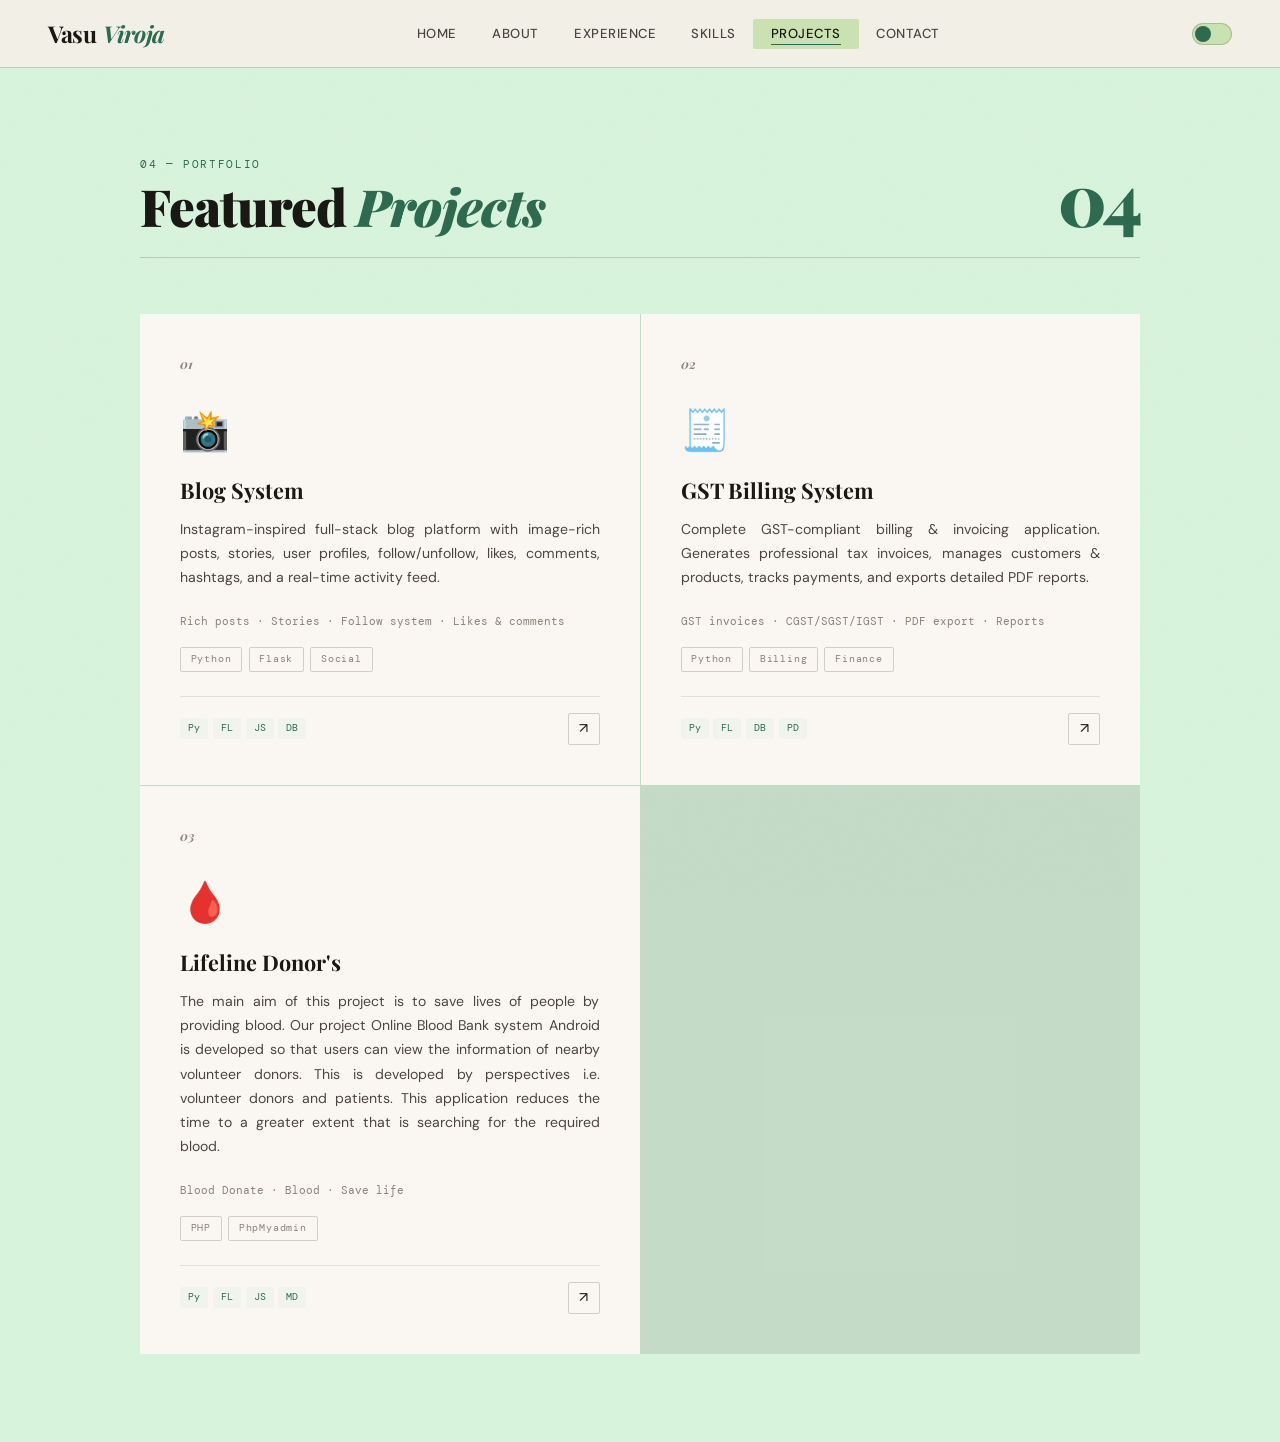
<file: projects.html>
<!DOCTYPE html>
<html lang="en" data-theme="light">
  <head>
    <meta charset="UTF-8" />
    <meta name="viewport" content="width=device-width, initial-scale=1.0" />
    <title>Vasu Viroja — Projects</title>
    <link
      href="https://fonts.googleapis.com/css2?family=Playfair+Display:ital,wght@0,400;0,700;0,900;1,400&family=DM+Sans:ital,wght@0,300;0,400;0,500;1,300&family=DM+Mono:wght@400;500&display=swap"
      rel="stylesheet"
    />
    <link rel="stylesheet" href="portfolio.css" />
    <script defer src="portfolio.js"></script>
  </head>
  <body>
    <nav>
      <a class="nav-logo" href="home.html">Vasu<em>Viroja</em></a>
      <ul class="nav-links" id="navLinks">
        <li><a href="home.html">Home</a></li>
        <li><a href="about.html">About</a></li>
        <li><a href="experience.html">Experience</a></li>
        <li><a href="skills.html">Skills</a></li>
        <li><a href="projects.html">Projects</a></li>
        <li><a href="contact.html">Contact</a></li>
      </ul>
      <div class="nav-right">
        <button id="theme-btn" type="button" title="Toggle theme"></button>
        <div class="hamburger" id="hamburger" aria-label="Open menu">
          <span></span><span></span><span></span>
        </div>
      </div>
    </nav>

    <main class="page">
      <section class="section">
        <div class="section-top anim">
          <div>
            <div class="section-label">04 — Portfolio</div>
            <h2 class="section-title">Featured <em>Projects</em></h2>
          </div>
          <div class="section-num">04</div>
        </div>

        <div class="proj-grid" id="projectsGrid"></div>
      </section>
    </main>
  </body>
</html>
</file>
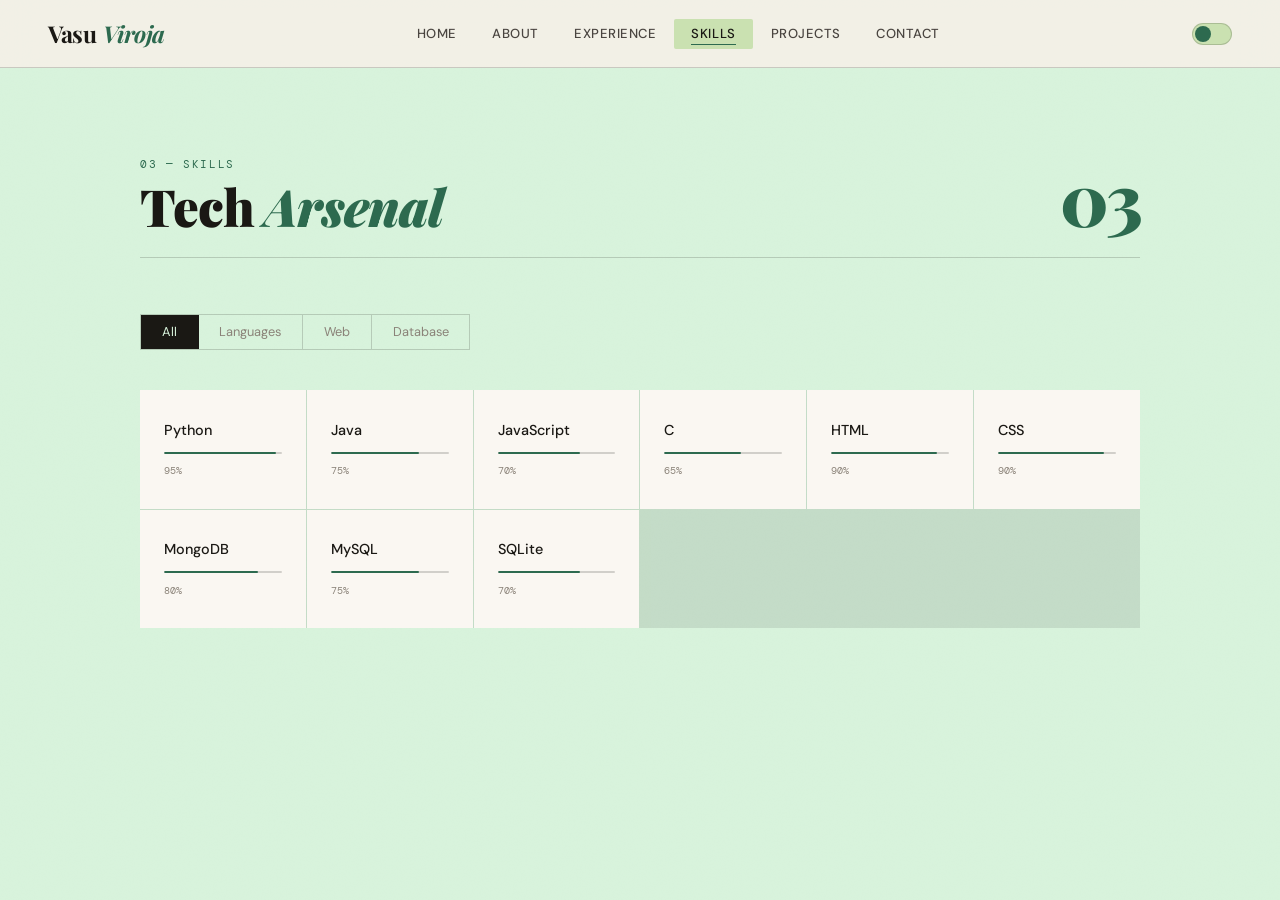
<file: skills.html>
<!DOCTYPE html>
<html lang="en" data-theme="light">
  <head>
    <meta charset="UTF-8" />
    <meta name="viewport" content="width=device-width, initial-scale=1.0" />
    <title>Vasu Viroja — Skills</title>
    <link
      href="https://fonts.googleapis.com/css2?family=Playfair+Display:ital,wght@0,400;0,700;0,900;1,400&family=DM+Sans:ital,wght@0,300;0,400;0,500;1,300&family=DM+Mono:wght@400;500&display=swap"
      rel="stylesheet"
    />
    <link rel="stylesheet" href="portfolio.css" />
    <script defer src="portfolio.js"></script>
  </head>
  <body>
    <nav>
      <a class="nav-logo" href="home.html">Vasu<em>Viroja</em></a>
      <ul class="nav-links" id="navLinks">
        <li><a href="home.html">Home</a></li>
        <li><a href="about.html">About</a></li>
        <li><a href="experience.html">Experience</a></li>
        <li><a href="skills.html">Skills</a></li>
        <li><a href="projects.html">Projects</a></li>
        <li><a href="contact.html">Contact</a></li>
      </ul>
      <div class="nav-right">
        <button id="theme-btn" type="button" title="Toggle theme"></button>
        <div class="hamburger" id="hamburger" aria-label="Open menu">
          <span></span><span></span><span></span>
        </div>
      </div>
    </nav>

    <main class="page">
      <section class="section">
        <div class="section-top anim">
          <div>
            <div class="section-label">03 — Skills</div>
            <h2 class="section-title">Tech <em>Arsenal</em></h2>
          </div>
          <div class="section-num">03</div>
        </div>

        <div class="skills-tabs anim d1">
          <button class="s-tab active" type="button" data-skill-filter="all">All</button>
          <button class="s-tab" type="button" data-skill-filter="language">Languages</button>
          <button class="s-tab" type="button" data-skill-filter="web">Web</button>
          <button class="s-tab" type="button" data-skill-filter="database">Database</button>
        </div>

        <div class="skills-grid anim d2" id="skillsGrid"></div>
      </section>
    </main>
  </body>
</html>
</file>
<file: portfolio.css>
/* Shared styles for multi-page portfolio (extracted from index2.html) */

/* ── TOKENS ─────────────────────────────────────────── */
:root {
  --ink: #1a1814;
  --ink2: #4a4540;
  --ink3: #8a8278;
  --paper: #d8f3dc;
  --paper2: #80ae90;
  --paper3: #cae1b1;
  --card: #faf7f2;
  --green: #2d6a4f;
  --green2: #40916c;
  --green3: #b7e4c722;
  --amber: #c07c2a;
  --border: rgba(26, 24, 20, 0.1);
  --border2: rgba(26, 24, 20, 0.18);
  --shadow: 0 4px 24px rgba(26, 24, 20, 0.09);
  --shadow2: 0 16px 60px rgba(26, 24, 20, 0.14);
  --r: 4px;
  --nav-h: 68px;
}

[data-theme="dark"] {
  --ink: #f0ece2;
  --ink2: #b5ae9e;
  --ink3: #6e6558;
  --paper: #141210;
  --paper2: #1c1916;
  --paper3: #252018;
  --card: #1a1712;
  --green: #52b788;
  --green2: #74c69d;
  --green3: #1b433222;
  --amber: #e0a041;
  --border: rgba(240, 236, 226, 0.08);
  --border2: rgba(240, 236, 226, 0.15);
  --shadow: 0 4px 24px rgba(0, 0, 0, 0.3);
  --shadow2: 0 16px 60px rgba(0, 0, 0, 0.4);
}

/* ── RESET ──────────────────────────────────────────── */
*,
*::before,
*::after {
  box-sizing: border-box;
  margin: 0;
  padding: 0;
}
html {
  scroll-behavior: smooth;
}
body {
  font-family: "DM Sans", sans-serif;
  background: var(--paper);
  color: var(--ink);
  min-height: 100vh;
  overflow-x: hidden;
  transition: background 0.35s, color 0.35s;
  line-height: 1.6;
}
body::before {
  content: "";
  position: fixed;
  inset: 0;
  z-index: 0;
  pointer-events: none;
  background-image: url("data:image/svg+xml,%3Csvg xmlns='http://www.w3.org/2000/svg' width='300' height='300'%3E%3Cfilter id='n'%3E%3CfeTurbulence type='fractalNoise' baseFrequency='0.75' numOctaves='4' stitchTiles='stitch'/%3E%3C/filter%3E%3Crect width='100%25' height='100%25' filter='url(%23n)' opacity='0.025'/%3E%3C/svg%3E");
  opacity: 0.5;
}

main,
nav,
section,
footer {
  position: relative;
  z-index: 1;
}

/* ── NAV ────────────────────────────────────────────── */
nav {
  position: fixed;
  top: 0;
  left: 0;
  right: 0;
  z-index: 1000;
  height: var(--nav-h);
  background: rgba(245, 240, 232, 0.88);
  backdrop-filter: blur(16px);
  border-bottom: 1px solid var(--border2);
  display: flex;
  align-items: center;
  justify-content: space-between;
  padding: 0 3rem;
  transition: background 0.35s;
}
[data-theme="dark"] nav {
  background: rgba(20, 18, 16, 0.88);
}

.nav-logo {
  font-family: "Playfair Display", serif;
  font-size: 1.45rem;
  font-weight: 700;
  color: var(--ink);
  text-decoration: none;
  letter-spacing: -0.02em;
  cursor: pointer;
  display: flex;
  align-items: center;
  gap: 0.4rem;
}
.nav-logo em {
  font-style: italic;
  color: var(--green);
}

.nav-links {
  display: flex;
  list-style: none;
}
.nav-links a {
  color: var(--ink2);
  text-decoration: none;
  font-size: 0.82rem;
  font-weight: 500;
  letter-spacing: 0.04em;
  text-transform: uppercase;
  padding: 0.4rem 1.1rem;
  border-radius: 2px;
  position: relative;
  transition: color 0.2s, background 0.2s, transform 0.2s;
  cursor: pointer;
}
.nav-links a::after {
  content: "";
  position: absolute;
  left: 1.1rem;
  right: 1.1rem;
  bottom: 0.25rem;
  height: 1px;
  background: var(--green);
  transform: scaleX(0);
  transform-origin: left;
  opacity: 0;
  transition: transform 0.25s, opacity 0.25s;
}
.nav-links a:hover,
.nav-links a.active {
  color: var(--ink);
  background: var(--paper3);
  transform: translateY(-1px);
}
.nav-links a:hover::after,
.nav-links a.active::after {
  transform: scaleX(1);
  opacity: 1;
}

.nav-right {
  display: flex;
  align-items: center;
  gap: 0.8rem;
}
#theme-btn {
  width: 40px;
  height: 22px;
  background: var(--paper3);
  border: 1.5px solid var(--border2);
  border-radius: 50px;
  cursor: pointer;
  position: relative;
  transition: all 0.3s;
}
#theme-btn::after {
  content: "";
  position: absolute;
  top: 2px;
  left: 2px;
  width: 16px;
  height: 16px;
  border-radius: 50%;
  background: var(--green);
  transition: transform 0.3s;
}
[data-theme="dark"] #theme-btn::after {
  transform: translateX(18px);
}

.hamburger {
  display: none;
  flex-direction: column;
  gap: 4px;
  cursor: pointer;
  padding: 6px;
}
.hamburger span {
  width: 22px;
  height: 1.5px;
  background: var(--ink);
  border-radius: 2px;
  transition: 0.3s;
}

/* ── PAGE LAYOUT ────────────────────────────────────── */
.page {
  min-height: 100vh;
  padding-top: var(--nav-h);
}

/* ── HOME ───────────────────────────────────────────── */
.home-layout {
  display: grid;
  grid-template-columns: 1fr 1fr;
  min-height: calc(100vh - var(--nav-h));
  width: 100%;
}
.home-left {
  padding: 5rem 4rem 4rem;
  display: flex;
  flex-direction: column;
  justify-content: space-between;
  border-right: 1px solid var(--border2);
}
.home-right {
  position: relative;
  overflow: hidden;
  background: var(--paper2);
  display: flex;
  flex-direction: column;
  justify-content: flex-end;
}

.home-photo {
  position: absolute;
  justify-content: center;
  align-items: center;
  top: -200px;
  left: 0;
  right: 0;
  bottom: 0;
  display: flex;
  z-index: 100;
}
.home-photo img {
  width: 65%;
  height: auto;
  object-fit: contain;
  display: block;
  mix-blend-mode: multiply;
  margin-top: -40px;
  filter: drop-shadow(0 18px 40px rgba(0, 0, 0, 0.25));
  animation: float-hero 10s ease-in-out infinite;
}
[data-theme="dark"] .home-photo img {
  mix-blend-mode: luminosity;
  opacity: 0.6;
}
.home-photo-placeholder {
  width: 100%;
  height: 100%;
  display: flex;
  align-items: center;
  justify-content: center;
  font-size: 8rem;
}
.home-right-footer {
  position: absolute;
  z-index: 100;
  padding: 2.5rem 3rem;
  bottom: 50px;
  left: 50px;
  right: 50px;
  background: linear-gradient(to top, var(--paper2) 60%, transparent);
}
.home-right-footer .eyebrow {
  font-family: "DM Mono", monospace;
  font-size: 0.7rem;
  letter-spacing: 0.12em;
  color: var(--green2);
  text-transform: uppercase;
  margin-bottom: 0.4rem;
}
.home-right-footer .location {
  font-size: 0.9rem;
  color: var(--ink2);
}

.hero-eyebrow {
  font-family: "DM Mono", monospace;
  font-size: 0.72rem;
  letter-spacing: 0.15em;
  color: var(--green);
  text-transform: uppercase;
  margin-bottom: 1.2rem;
  display: flex;
  align-items: center;
  gap: 0.8rem;
}
.hero-eyebrow::before {
  content: "";
  width: 24px;
  height: 1px;
  background: var(--green);
}
.available-dot {
  display: inline-flex;
  align-items: center;
  gap: 0.4rem;
  padding: 0.25rem 0.7rem;
  border-radius: 2px;
  background: var(--green3);
  color: var(--green);
  font-size: 0.68rem;
}
.available-dot::before {
  content: "";
  width: 6px;
  height: 6px;
  border-radius: 50%;
  background: var(--green);
  animation: pulse-dot 2s ease-in-out infinite;
}
@keyframes pulse-dot {
  0%,
  100% {
    opacity: 1;
    transform: scale(1);
  }
  50% {
    opacity: 0.5;
    transform: scale(0.7);
  }
}

.hero-title {
  font-family: "Playfair Display", serif;
  font-size: clamp(3rem, 5.5vw, 5.8rem);
  font-weight: 900;
  line-height: 0.93;
  letter-spacing: -0.03em;
  margin-bottom: 1.8rem;
  color: var(--ink);
}
.hero-title em {
  font-style: italic;
  color: var(--green);
}
.hero-title .rule {
  display: block;
  width: 56px;
  height: 3px;
  background: var(--green);
  margin: 1rem 0;
  border-radius: 1px;
}
.hero-sub {
  font-size: 1rem;
  color: var(--ink2);
  line-height: 1.75;
  max-width: 440px;
  margin-bottom: 3rem;
}

.hero-actions {
  display: flex;
  gap: 1rem;
  flex-wrap: wrap;
}
.btn {
  display: inline-flex;
  align-items: center;
  gap: 0.5rem;
  padding: 0.75rem 1.8rem;
  border-radius: 2px;
  font-family: "DM Sans", sans-serif;
  font-size: 0.88rem;
  font-weight: 500;
  letter-spacing: 0.04em;
  text-transform: uppercase;
  cursor: pointer;
  border: none;
  text-decoration: none;
  transition: all 0.22s;
}
.btn-primary {
  background: var(--ink);
  color: var(--paper);
}
.btn-primary:hover {
  background: var(--green);
  color: #fff;
  transform: translateY(-2px);
}
.btn-ghost {
  background: transparent;
  color: var(--ink);
  border: 1.5px solid var(--border2);
}
.btn-ghost:hover {
  background: var(--green);
  transform: translateY(-2px);
  color: #fff;
  border-color: var(--green);
}

.home-bottom {
  display: flex;
  align-items: center;
  justify-content: space-between;
  padding-top: 2rem;
  border-top: 1px solid var(--border);
}
.stat-row {
  display: flex;
  gap: 3rem;
}
.stat-n {
  font-family: "Playfair Display", serif;
  font-size: 2rem;
  font-weight: 700;
  line-height: 1;
  color: var(--ink);
}
.stat-l {
  font-size: 0.72rem;
  color: var(--ink3);
  text-transform: uppercase;
  letter-spacing: 0.08em;
  margin-top: 0.2rem;
}

/* ── SECTION ─────────────────────────────────────────── */
.section {
  max-width: 1080px;
  margin: 0 auto;
  padding: 5.5rem 2.5rem;
}
.section-top {
  display: flex;
  align-items: flex-end;
  justify-content: space-between;
  margin-bottom: 3.5rem;
  padding-bottom: 1.5rem;
  border-bottom: 1px solid var(--border2);
}
.section-label {
  font-family: "DM Mono", monospace;
  font-size: 0.68rem;
  letter-spacing: 0.15em;
  color: var(--green);
  text-transform: uppercase;
  margin-bottom: 0.5rem;
}
.section-title {
  font-family: "Playfair Display", serif;
  font-size: clamp(2.2rem, 4vw, 3.4rem);
  font-weight: 900;
  line-height: 1;
  letter-spacing: -0.02em;
  color: var(--ink);
}
.section-title em {
  font-style: italic;
  color: var(--green);
}
.section-num {
  font-family: "Playfair Display", serif;
  font-size: 4.5rem;
  font-weight: 900;
  color: var(--green);
  line-height: 1;
  letter-spacing: -0.04em;
  user-select: none;
}

/* ── ABOUT ───────────────────────────────────────────── */
.about-grid {
  display: grid;
  grid-template-columns: 1.1fr 0.9fr;
  gap: 4rem;
  align-items: start;
}
.about-intro-text {
  font-family: "Playfair Display", serif;
  font-size: 1.45rem;
  font-weight: 400;
  font-style: italic;
  line-height: 1.6;
  color: var(--ink);
  margin-bottom: 1.5rem;
}
.about-body {
  font-size: 0.97rem;
  color: var(--ink2);
  line-height: 1.85;
  margin-bottom: 2rem;
}
.about-body strong {
  color: var(--ink);
  font-weight: 500;
}
.about-quote {
  font-family: "Playfair Display", serif;
  font-size: 1.1rem;
  font-style: italic;
  color: var(--green);
  line-height: 1.6;
  padding-left: 1.2rem;
  border-left: 2px solid var(--green);
  margin-bottom: 2rem;
}
.info-chips {
  display: flex;
  gap: 0.6rem;
  flex-wrap: wrap;
  margin-bottom: 2rem;
}
.chip {
  padding: 0.35rem 0.9rem;
  border: 1px solid var(--border2);
  border-radius: 2px;
  font-family: "DM Mono", monospace;
  font-size: 0.72rem;
  color: var(--ink2);
  background: var(--card);
  transition: all 0.2s;
}
.chip:hover {
  border-color: var(--green);
  color: var(--green);
}
.lang-tags {
  display: flex;
  gap: 0.7rem;
  flex-wrap: wrap;
  margin-top: 1rem;
}
.lang-tag {
  display: flex;
  align-items: center;
  gap: 0.5rem;
  padding: 0.5rem 1rem;
  border: 1px solid var(--border2);
  border-radius: 2px;
  background: var(--card);
  font-size: 0.85rem;
  font-weight: 500;
  color: var(--ink2);
}
.lang-dot {
  width: 8px;
  height: 8px;
  border-radius: 50%;
}

.edu-stack {
  display: flex;
  flex-direction: column;
  gap: 1px;
}
.edu-card {
  background: var(--card);
  border: 1px solid var(--border);
  padding: 1.8rem 2rem;
  transition: all 0.25s;
  cursor: default;
  position: relative;
}
.edu-card::before {
  content: "";
  position: absolute;
  left: 0;
  top: 0;
  bottom: 0;
  width: 2px;
  background: transparent;
  transition: background 0.25s;
}
.edu-card:hover {
  background: var(--paper2);
}
.edu-card:hover::before {
  background: var(--green);
}
.edu-deg {
  font-family: "Playfair Display", serif;
  font-size: 1.05rem;
  font-weight: 700;
  color: var(--ink);
  margin-bottom: 0.3rem;
}
.edu-school {
  font-size: 0.88rem;
  color: var(--green);
  font-weight: 500;
  margin-bottom: 0.3rem;
}
.edu-year {
  font-size: 0.7rem;
  color: var(--green2);
  font-weight: 100;
  margin-bottom: 0.2rem;
}
.edu-meta {
  font-family: "DM Mono", monospace;
  font-size: 0.7rem;
  color: var(--ink3);
}

/* ── EXPERIENCE ──────────────────────────────────────── */
.exp-wrapper {
  background: var(--card);
  border: 1px solid var(--border2);
  padding: 3rem;
  position: relative;
  overflow: hidden;
}
.exp-wrapper::after {
  content: "iSofTrend";
  position: absolute;
  right: -1rem;
  top: 50%;
  transform: translateY(-50%) rotate(90deg);
  font-family: "Playfair Display", serif;
  font-size: 5rem;
  font-weight: 900;
  color: var(--border2);
  letter-spacing: -0.04em;
  pointer-events: none;
  user-select: none;
  white-space: nowrap;
}
.exp-header {
  display: flex;
  align-items: flex-start;
  gap: 2rem;
  margin-bottom: 2.5rem;
}
.exp-logo {
  width: 58px;
  height: 58px;
  flex-shrink: 0;
  border: 1.5px solid var(--border2);
  border-radius: 2px;
  display: flex;
  align-items: center;
  justify-content: center;
  font-family: "DM Mono", monospace;
  font-size: 0.75rem;
  font-weight: 500;
  color: var(--green);
  background: var(--green3);
  letter-spacing: 0.05em;
}
.exp-co {
  font-family: "Playfair Display", serif;
  font-size: 1.6rem;
  font-weight: 700;
  line-height: 1.1;
  margin-bottom: 0.3rem;
}
.exp-role {
  font-size: 0.9rem;
  color: var(--green);
  font-weight: 500;
  margin-bottom: 0.4rem;
}
.exp-badges {
  display: flex;
  gap: 0.5rem;
  flex-wrap: wrap;
}
.exp-badge {
  font-family: "DM Mono", monospace;
  font-size: 0.67rem;
  letter-spacing: 0.08em;
  padding: 0.2rem 0.7rem;
  border: 1px solid var(--border2);
  border-radius: 2px;
  color: var(--ink3);
}
.exp-divider {
  border: none;
  border-top: 1px solid var(--border);
  margin: 0 0 2rem;
}
.resp-label {
  font-family: "DM Mono", monospace;
  font-size: 0.68rem;
  letter-spacing: 0.12em;
  color: var(--ink3);
  text-transform: uppercase;
  margin-bottom: 1rem;
}
.resp-grid {
  display: grid;
  grid-template-columns: 1fr 1fr;
  gap: 1px;
  background: var(--border);
}
.resp-item {
  background: var(--card);
  padding: 1.2rem 1.5rem;
  font-size: 0.9rem;
  color: var(--ink2);
  line-height: 1.6;
  display: flex;
  gap: 0.8rem;
  align-items: flex-start;
  transition: background 0.2s;
}
.resp-item:hover {
  background: var(--paper2);
}
.resp-arrow {
  color: var(--green);
  font-size: 0.75rem;
  flex-shrink: 0;
  margin-top: 3px;
}

/* ── SKILLS ──────────────────────────────────────────── */
.skills-tabs {
  display: flex;
  margin-bottom: 2.5rem;
  border: 1px solid var(--border2);
  width: fit-content;
}
.s-tab {
  padding: 0.55rem 1.3rem;
  background: transparent;
  border: none;
  color: var(--ink3);
  cursor: pointer;
  transition: all 0.2s;
  border-right: 1px solid var(--border2);
  font-family: "DM Sans", sans-serif;
  font-size: 0.8rem;
  font-weight: 400;
}
.s-tab:last-child {
  border-right: none;
}
.s-tab.active,
.s-tab:hover {
  background: var(--ink);
  color: var(--paper);
}

.skills-grid {
  display: grid;
  grid-template-columns: repeat(auto-fill, minmax(160px, 1fr));
  gap: 1px;
  background: var(--border);
}
.skill-card {
  background: var(--card);
  padding: 1.8rem 1.5rem;
  cursor: pointer;
  transition: background 0.22s;
  display: flex;
  flex-direction: column;
  gap: 0.6rem;
}
.skill-card:hover {
  background: var(--paper2);
}
.skill-icon {
  font-size: 2rem;
  line-height: 1;
}
.skill-name {
  font-size: 0.9rem;
  font-weight: 500;
  color: var(--ink);
}
.skill-bar-bg {
  height: 2px;
  background: var(--border2);
  border-radius: 1px;
  overflow: hidden;
}
.skill-bar {
  height: 100%;
  background: var(--green);
  width: 0;
  transition: width 1s ease;
  border-radius: 1px;
}
.skill-pct {
  font-family: "DM Mono", monospace;
  font-size: 0.65rem;
  color: var(--ink3);
}

/* ── PROJECTS ────────────────────────────────────────── */
.proj-grid {
  display: grid;
  grid-template-columns: 1fr 1fr;
  gap: 1px;
  background: var(--border);
}
.proj-card {
  background: var(--card);
  padding: 2.5rem;
  display: flex;
  flex-direction: column;
  cursor: pointer;
  transition: background 0.25s, transform 0.25s, box-shadow 0.25s;
  position: relative;
  overflow: hidden;
}
.proj-card:hover {
  background: var(--paper2);
  transform: translateY(-4px);
  box-shadow: var(--shadow2);
}
.proj-card:hover .proj-arrow {
  transform: rotate(45deg);
}
.proj-num {
  font-family: "Playfair Display", serif;
  font-size: 0.8rem;
  font-weight: 700;
  color: var(--ink3);
  margin-bottom: 1.5rem;
  font-style: italic;
}
.proj-icon {
  font-size: 2.5rem;
  margin-bottom: 1rem;
}
.proj-name {
  font-family: "Playfair Display", serif;
  font-size: 1.35rem;
  font-weight: 700;
  line-height: 1.2;
  margin-bottom: 0.8rem;
  color: var(--ink);
}
.proj-desc {
  font-size: 0.88rem;
  color: var(--ink2);
  line-height: 1.72;
  flex: 1;
  margin-bottom: 1.5rem;
}
.proj-tags {
  display: flex;
  gap: 0.4rem;
  flex-wrap: wrap;
  margin-bottom: 1.5rem;
}
.proj-tag {
  font-family: "DM Mono", monospace;
  font-size: 0.65rem;
  letter-spacing: 0.08em;
  padding: 0.2rem 0.6rem;
  border: 1px solid var(--border2);
  border-radius: 2px;
  color: var(--ink3);
}
.proj-footer {
  display: flex;
  justify-content: space-between;
  align-items: center;
  border-top: 1px solid var(--border);
  padding-top: 1rem;
}
.proj-tech {
  display: flex;
  gap: 0.3rem;
}
.tech-tag {
  font-family: "DM Mono", monospace;
  font-size: 0.65rem;
  color: var(--green);
  padding: 0.15rem 0.5rem;
  background: var(--green3);
  border-radius: 2px;
}
.proj-arrow {
  width: 32px;
  height: 32px;
  border: 1.5px solid var(--border2);
  border-radius: 2px;
  display: flex;
  align-items: center;
  justify-content: center;
  font-size: 0.9rem;
  transition: transform 0.25s, border-color 0.25s;
  text-decoration: none;
  color: var(--ink);
}
.proj-arrow:hover {
  border-color: var(--green);
  color: var(--green);
}

/* ── CONTACT ─────────────────────────────────────────── */
.contact-layout {
  display: grid;
  grid-template-columns: 1fr 1fr;
  background: var(--border);
  border: 1px solid var(--border2);
}
.contact-left {
  background: var(--ink);
  color: var(--paper);
  padding: 4rem;
}
[data-theme="dark"] .contact-left {
  background: var(--paper3);
}
.contact-name {
  font-family: "Playfair Display", serif;
  font-size: 2.5rem;
  font-weight: 900;
  font-style: italic;
  margin-bottom: 0.5rem;
  color: var(--paper);
  line-height: 1.1;
}
[data-theme="dark"] .contact-name {
  color: var(--ink);
}
.contact-tagline {
  font-size: 0.9rem;
  color: rgba(245, 240, 232, 0.5);
  margin-bottom: 3rem;
}
[data-theme="dark"] .contact-tagline {
  color: var(--ink2);
}
.c-link-list {
  display: flex;
  flex-direction: column;
}
.c-link {
  display: flex;
  align-items: center;
  gap: 1.2rem;
  padding: 1.1rem 0;
  border-bottom: 1px solid rgba(255, 255, 255, 0.08);
  text-decoration: none;
  color: rgba(245, 240, 232, 0.7);
  transition: color 0.2s;
}
[data-theme="dark"] .c-link {
  border-bottom-color: var(--border);
  color: var(--ink2);
}
.c-link:hover {
  color: var(--paper);
}
[data-theme="dark"] .c-link:hover {
  color: var(--ink);
}
.c-link:last-child {
  border-bottom: none;
}
.c-icon {
  width: 34px;
  height: 34px;
  border-radius: 2px;
  background: rgba(255, 255, 255, 0.06);
  display: flex;
  align-items: center;
  justify-content: center;
  font-size: 0.9rem;
  flex-shrink: 0;
}
[data-theme="dark"] .c-icon {
  background: var(--border);
}
.c-lbl {
  font-size: 0.7rem;
  opacity: 0.5;
  text-transform: uppercase;
  letter-spacing: 0.08em;
  margin-bottom: 0.1rem;
}
.c-val {
  font-size: 0.88rem;
  font-weight: 500;
}
.contact-right {
  background: var(--card);
  padding: 4rem;
}
.form-title {
  font-family: "Playfair Display", serif;
  font-size: 1.8rem;
  font-weight: 700;
  margin-bottom: 0.5rem;
  color: var(--ink);
}
.form-sub {
  font-size: 0.88rem;
  color: var(--ink3);
  margin-bottom: 2.5rem;
}
.form-row {
  display: grid;
  grid-template-columns: 1fr 1fr;
  gap: 1rem;
  margin-bottom: 1rem;
}
.fg {
  display: flex;
  flex-direction: column;
  gap: 0.4rem;
  margin-bottom: 1rem;
}
.fl {
  font-family: "DM Mono", monospace;
  font-size: 0.68rem;
  letter-spacing: 0.1em;
  text-transform: uppercase;
  color: var(--ink3);
}
.fi,
.fta {
  padding: 0.8rem 1rem;
  background: var(--paper);
  border: 1.5px solid var(--border2);
  border-radius: 2px;
  color: var(--ink);
  font-family: "DM Sans", sans-serif;
  font-size: 0.93rem;
  transition: border-color 0.2s;
  outline: none;
  resize: none;
}
.fi:focus,
.fta:focus {
  border-color: var(--green);
}
.fi::placeholder,
.fta::placeholder {
  color: var(--ink3);
}
.fta {
  height: 120px;
}
.form-btn {
  width: 100%;
  padding: 0.95rem;
  background: var(--ink);
  color: var(--paper);
  border: none;
  border-radius: 2px;
  font-family: "DM Sans", sans-serif;
  font-size: 0.92rem;
  font-weight: 500;
  letter-spacing: 0.06em;
  text-transform: uppercase;
  cursor: pointer;
  transition: all 0.25s;
}
.form-btn:hover {
  background: var(--green);
  transform: translateY(-1px);
}

/* ── TOAST ───────────────────────────────────────────── */
.toast {
  position: fixed;
  bottom: 2rem;
  right: 2rem;
  z-index: 9999;
  background: var(--ink);
  color: var(--paper);
  padding: 1rem 1.5rem;
  border-radius: 2px;
  font-size: 0.88rem;
  display: flex;
  align-items: center;
  gap: 0.7rem;
  box-shadow: var(--shadow2);
  transform: translateY(80px);
  opacity: 0;
  transition: all 0.35s cubic-bezier(0.22, 1, 0.36, 1);
}
.toast.show {
  transform: translateY(0);
  opacity: 1;
}

/* ── ANIMATIONS ──────────────────────────────────────── */
.anim {
  opacity: 0;
  transform: translateY(24px);
  transition: opacity 0.55s ease, transform 0.55s ease;
}
.anim.in {
  opacity: 1;
  transform: translateY(0);
}
.d1 {
  transition-delay: 0.1s;
}
.d2 {
  transition-delay: 0.18s;
}
.d3 {
  transition-delay: 0.26s;
}
.d4 {
  transition-delay: 0.34s;
}
@keyframes float-hero {
  0%,
  100% {
    transform: translateY(0);
  }
  50% {
    transform: translateY(-14px);
  }
}

/* ── RESPONSIVE ──────────────────────────────────────── */
@media (max-width: 960px) {
  nav {
    padding: 0 1.5rem;
  }
  .nav-links {
    display: none;
    flex-direction: column;
    position: fixed;
    top: var(--nav-h);
    left: 0;
    right: 0;
    background: var(--paper2);
    border-bottom: 1px solid var(--border2);
    padding: 1.2rem;
    z-index: 999;
  }
  .nav-links.open {
    display: flex;
  }
  .hamburger {
    display: flex;
  }
  .home-layout {
    grid-template-columns: 1fr;
  }
  .home-right {
    display: none;
  }
  .about-grid,
  .contact-layout {
    grid-template-columns: 1fr;
  }
  .proj-grid {
    grid-template-columns: 1fr;
  }
  .resp-grid {
    grid-template-columns: 1fr;
  }
  .section {
    padding: 3.5rem 1.5rem;
  }
}
@media (max-width: 600px) {
  .hero-title {
    font-size: 2.8rem;
  }
  .hero-actions {
    flex-direction: column;
  }
  .form-row {
    grid-template-columns: 1fr;
  }
  .section-top {
    flex-direction: column;
    align-items: flex-start;
    gap: 0.5rem;
  }
  .section-num {
    display: none;
  }
}
</file>
